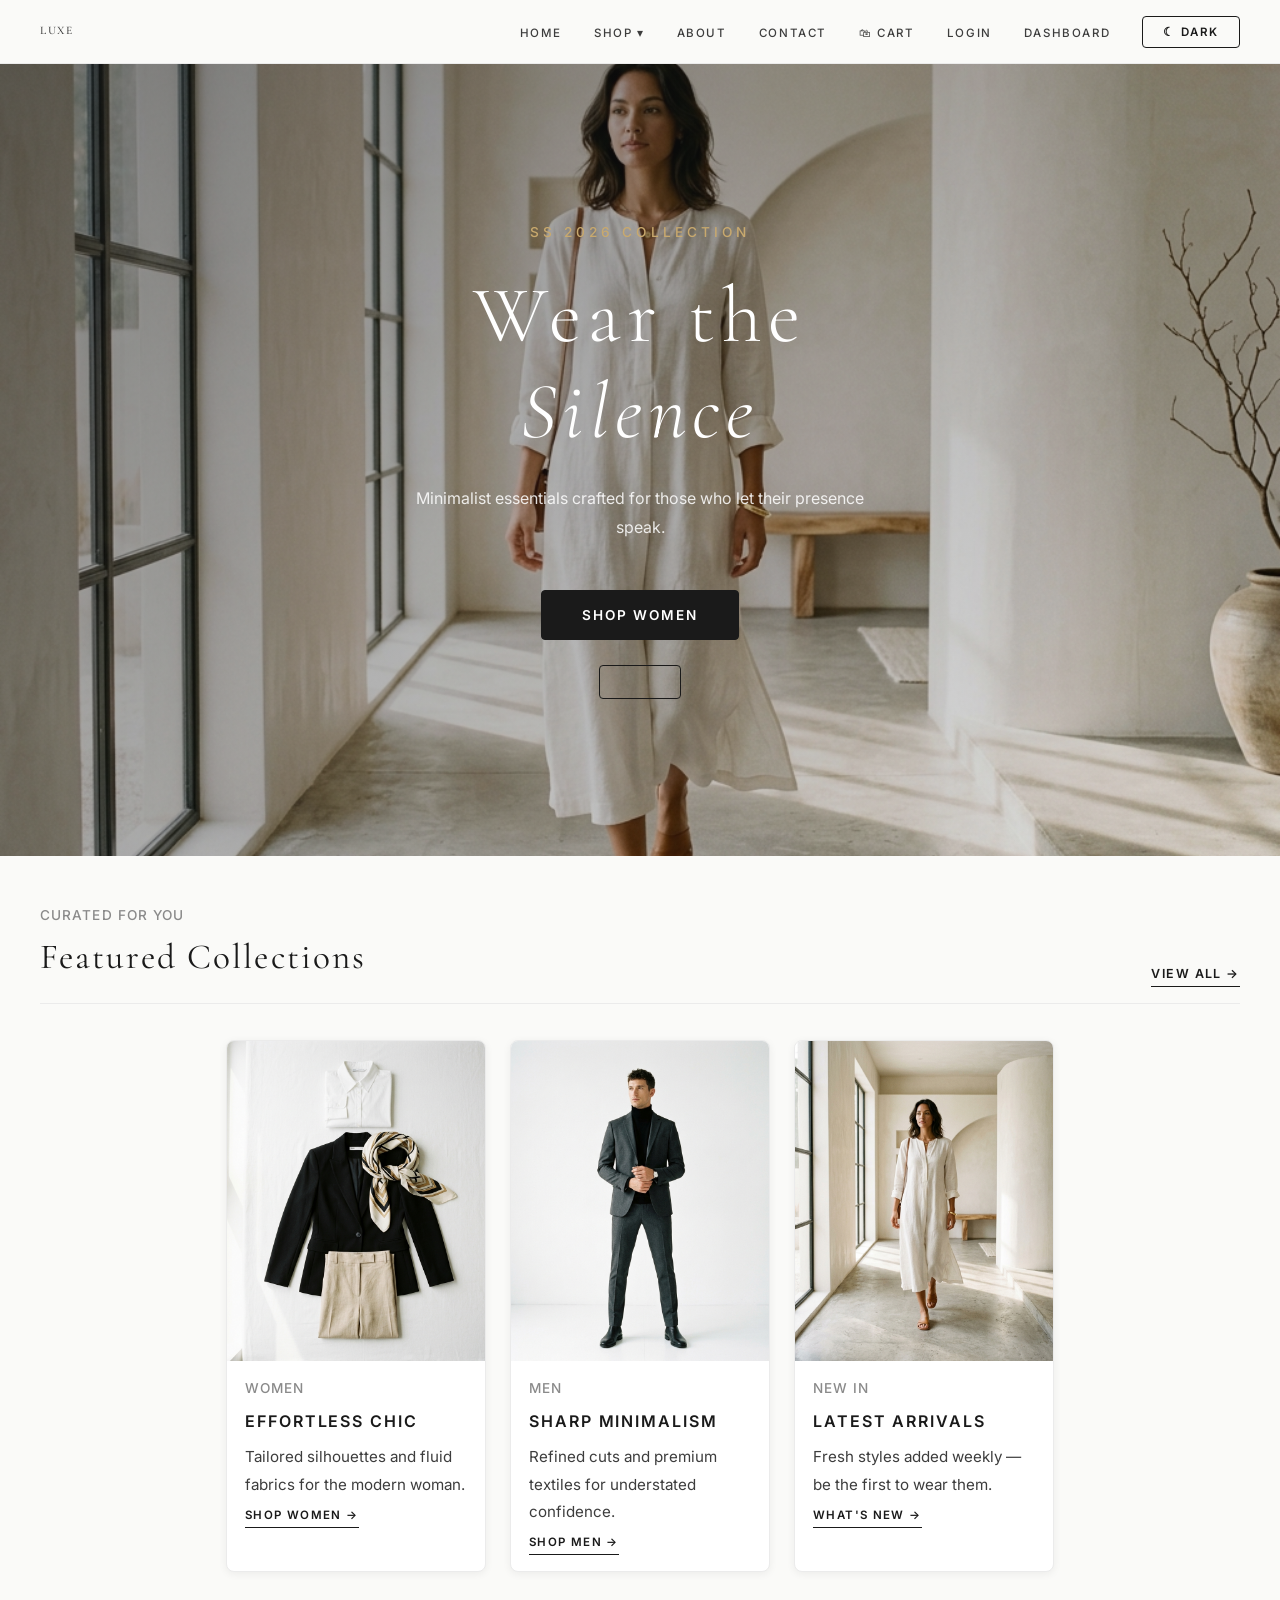
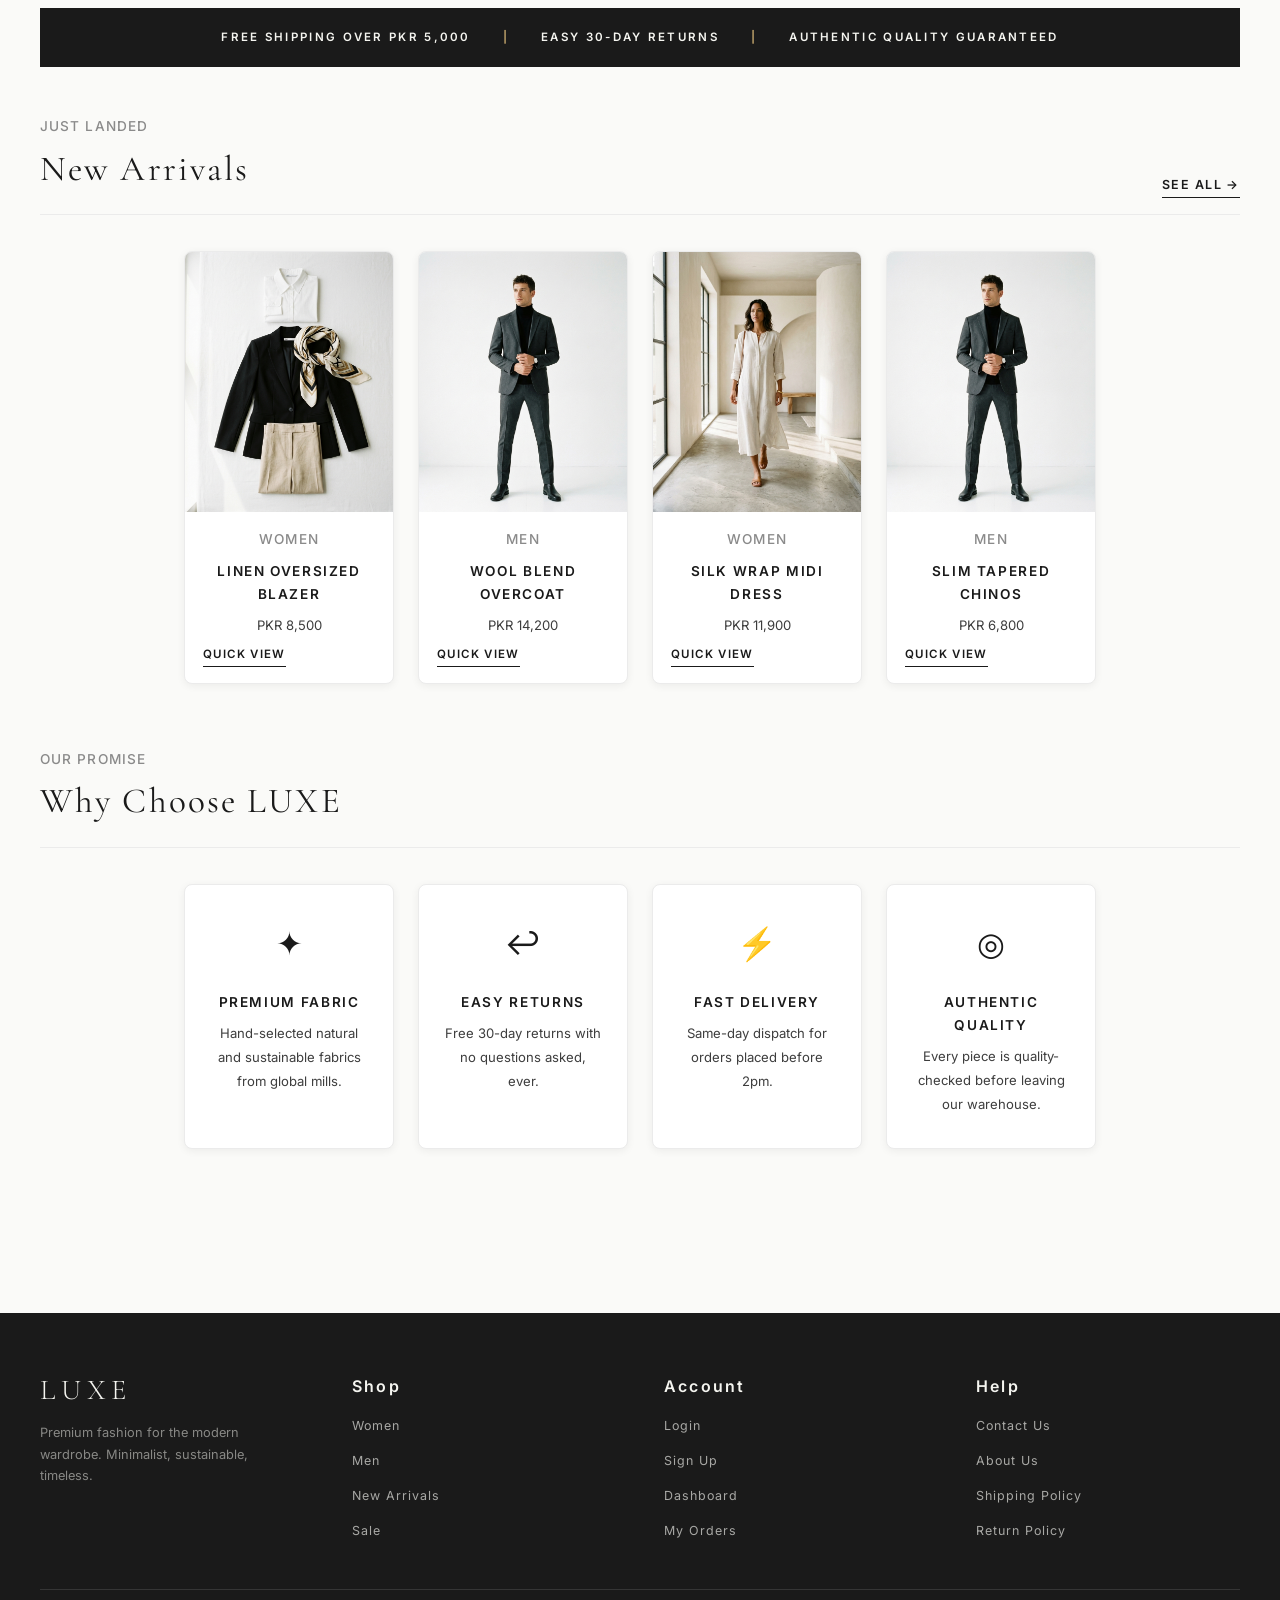
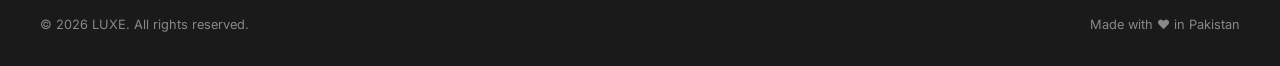
<file: index.html>
<!DOCTYPE html>
<html lang="en" data-theme="light">
<head>
  <meta charset="UTF-8" />
  <meta name="viewport" content="width=device-width, initial-scale=1.0" />
  <meta name="description" content="LUXE — Premium clothing store. Discover the latest collections in women's and men's fashion, curated for the modern wardrobe." />
  <title>LUXE — Premium Fashion Store</title>
  <link rel="stylesheet" href="cssFile/globalStyles.css" />
</head>
<body>

  <!-- ===== NAVBAR ===== -->
  <nav>
    <a href="index.html">LUXE</a>

    <button class="menu-toggle" aria-label="Toggle menu" aria-expanded="false">
      <span></span><span></span><span></span>
    </button>

    <ul>
      <li><a href="index.html">Home</a></li>
      <li class="dropdown">
        <a href="pages/products.html">Shop ▾</a>
        <div class="dropdown-menu">
          <a href="pages/products.html?cat=women">Women</a>
          <a href="pages/products.html?cat=men">Men</a>
          <a href="pages/products.html?cat=new">New Arrivals</a>
          <a href="pages/products.html?cat=sale">Sale</a>
        </div>
      </li>
      <li><a href="pages/services.html">About</a></li>
      <li><a href="pages/contact.html">Contact</a></li>
      <li>
       <a href="pages/cart.html" class="relative">
        🛍 Cart
          <span id="cart-count" class="cart-badge">0</span>
        </a>
      </li>
      <li><a href="pages/login.html">Login</a></li>
      <li><a href="pages/dashboard.html">Dashboard</a></li>
      <li><button id="theme-toggle" class="sm-button border-button">☾ Dark</button></li>
    </ul>
  </nav>

  <!-- ===== HERO ===== -->
  <section class="hero">
    <img src="sources/hero_banner.png" alt="LUXE Spring Collection" />
    <div class="hero-overlay"></div>
    <div class="hero-content">
      <h4 class="gold-text"> SS 2026 COLLECTION </h4>
      <h1>Wear the<br><em>Silence</em></h1>
      <p>Minimalist essentials crafted for those who let their presence speak.</p>
      <div class="flex-center"></div>
        <a href="pages/products.html"><button class="lg-button">Shop Women</button></a>
        <a href="pages/products.html?cat=men"><button class="lg-button border-button white-border"></button>
      </div>
    </div>
  </section>

  <!-- ===== FEATURED COLLECTIONS ===== -->
  <main class="page">

    <div class="section-header">
      <div>
        <h4>Curated for You</h4>
        <h2>Featured Collections</h2>
      </div>
      <a href="pages/products.html" class="link-button">View All →</a>
    </div>

    <div class="card-container">

      <div class="card">
        <img src="sources/collection_women.png" alt="Women's Collection" />
        <div>
          <h4>Women</h4>
          <h3>Effortless Chic</h3>
          <p>Tailored silhouettes and fluid fabrics for the modern woman.</p>
          <a href="pages/products.html?cat=women">Shop Women →</a>
        </div>
      </div>

      <div class="card">
        <img src="sources/collection_men.png" alt="Men's Collection" />
        <div>
          <h4>Men</h4>
          <h3>Sharp Minimalism</h3>
          <p>Refined cuts and premium textiles for understated confidence.</p>
          <a href="pages/products.html?cat=men">Shop Men →</a>
        </div>
      </div>

      <div class="card">
        <img src="sources/hero_banner.png" alt="New Arrivals" class="img-fixed" />
        <div>
          <h4>New In</h4>
          <h3>Latest Arrivals</h3>
          <p>Fresh styles added weekly — be the first to wear them.</p>
          <a href="pages/products.html?cat=new">What's New →</a>
        </div>
      </div>

    </div>

    <!-- ===== BANNER STRIP ===== -->
    <div class="banner-strip">
      <span>FREE SHIPPING OVER PKR 5,000</span>
      <span class="sep">|</span>
      <span>EASY 30-DAY RETURNS</span>
      <span class="sep">|</span>
      <span>AUTHENTIC QUALITY GUARANTEED</span>
    </div>

    <!-- ===== NEW ARRIVALS GRID ===== -->
    <div class="section-header mt-48">
      <div>
        <h4>Just Landed</h4>
        <h2>New Arrivals</h2>
      </div>
      <a href="pages/products.html?cat=new" class="link-button">See All →</a>
    </div>

    <div class="card-container">
      <div class="card small-card center-text">
        <img src="sources/collection_women.png" alt="Linen Blazer" />
        <div>
          <h4>Women</h4>
          <h3>Linen Oversized Blazer</h3>
          <p>PKR 8,500</p>
          <a href="pages/product-detail.html">Quick View</a>
        </div>
      </div>
      <div class="card small-card center-text">
        <img src="sources/collection_men.png" alt="Wool Coat" />
        <div>
          <h4>Men</h4>
          <h3>Wool Blend Overcoat</h3>
          <p>PKR 14,200</p>
          <a href="pages/product-detail.html">Quick View</a>
        </div>
      </div>
      <div class="card small-card center-text">
        <img src="sources/hero_banner.png" alt="Silk Dress" />
        <div>
          <h4>Women</h4>
          <h3>Silk Wrap Midi Dress</h3>
          <p>PKR 11,900</p>
          <a href="pages/product-detail.html">Quick View</a>
        </div>
      </div>
      <div class="card small-card center-text">
        <img src="sources/collection_men.png" alt="Chinos" />
        <div>
          <h4>Men</h4>
          <h3>Slim Tapered Chinos</h3>
          <p>PKR 6,800</p>
          <a href="pages/product-detail.html">Quick View</a>
        </div>
      </div>
    </div>

    <!-- ===== WHY LUXE ===== -->
    <div class="section-header mt-64">
      <div>
        <h4>Our Promise</h4>
        <h2>Why Choose LUXE</h2>
      </div>
    </div>

    <div class="card-container">
      <div class="card small-card center-text">
        <div class="feature-body">
          <div class="icon-big">✦</div>
          <h3>Premium Fabric</h3>
          <p>Hand-selected natural and sustainable fabrics from global mills.</p>
        </div>
      </div>
      <div class="card small-card center-text">
        <div class="feature-body">
          <div class="icon-big">↩</div>
          <h3>Easy Returns</h3>
          <p>Free 30-day returns with no questions asked, ever.</p>
        </div>
      </div>
      <div class="card small-card center-text">
        <div class="feature-body">
          <div class="icon-big">⚡</div>
          <h3>Fast Delivery</h3>
          <p>Same-day dispatch for orders placed before 2pm.</p>
        </div>
      </div>
      <div class="card small-card center-text">
        <div class="feature-body">
          <div class="icon-big">◎</div>
          <h3>Authentic Quality</h3>
          <p>Every piece is quality-checked before leaving our warehouse.</p>
        </div>
      </div>
    </div>

  </main>

  <!-- ===== FOOTER ===== -->
  <footer>
    <div class="footer-container">
      <div>
        <h1>LUXE</h1>
        <p>Premium fashion for the modern wardrobe. Minimalist, sustainable, timeless.</p>
      </div>
      <div>
        <h2>Shop</h2>
        <a href="pages/products.html?cat=women">Women</a>
        <a href="pages/products.html?cat=men">Men</a>
        <a href="pages/products.html?cat=new">New Arrivals</a>
        <a href="pages/products.html?cat=sale">Sale</a>
      </div>
      <div>
        <h2>Account</h2>
        <a href="pages/login.html">Login</a>
        <a href="pages/signup.html">Sign Up</a>
        <a href="pages/dashboard.html">Dashboard</a>
        <a href="pages/orders.html">My Orders</a>
      </div>
      <div>
        <h2>Help</h2>
        <a href="pages/contact.html">Contact Us</a>
        <a href="pages/services.html">About Us</a>
        <a href="#">Shipping Policy</a>
        <a href="#">Return Policy</a>
      </div>
    </div>
    <div class="footer-bottom">
      <p>© 2026 LUXE. All rights reserved.</p>
      <p>Made with ♥ in Pakistan</p>
    </div>
  </footer>

  <script src="jsFile/jsFunctions.js"></script>
</body>
</html>
</file>
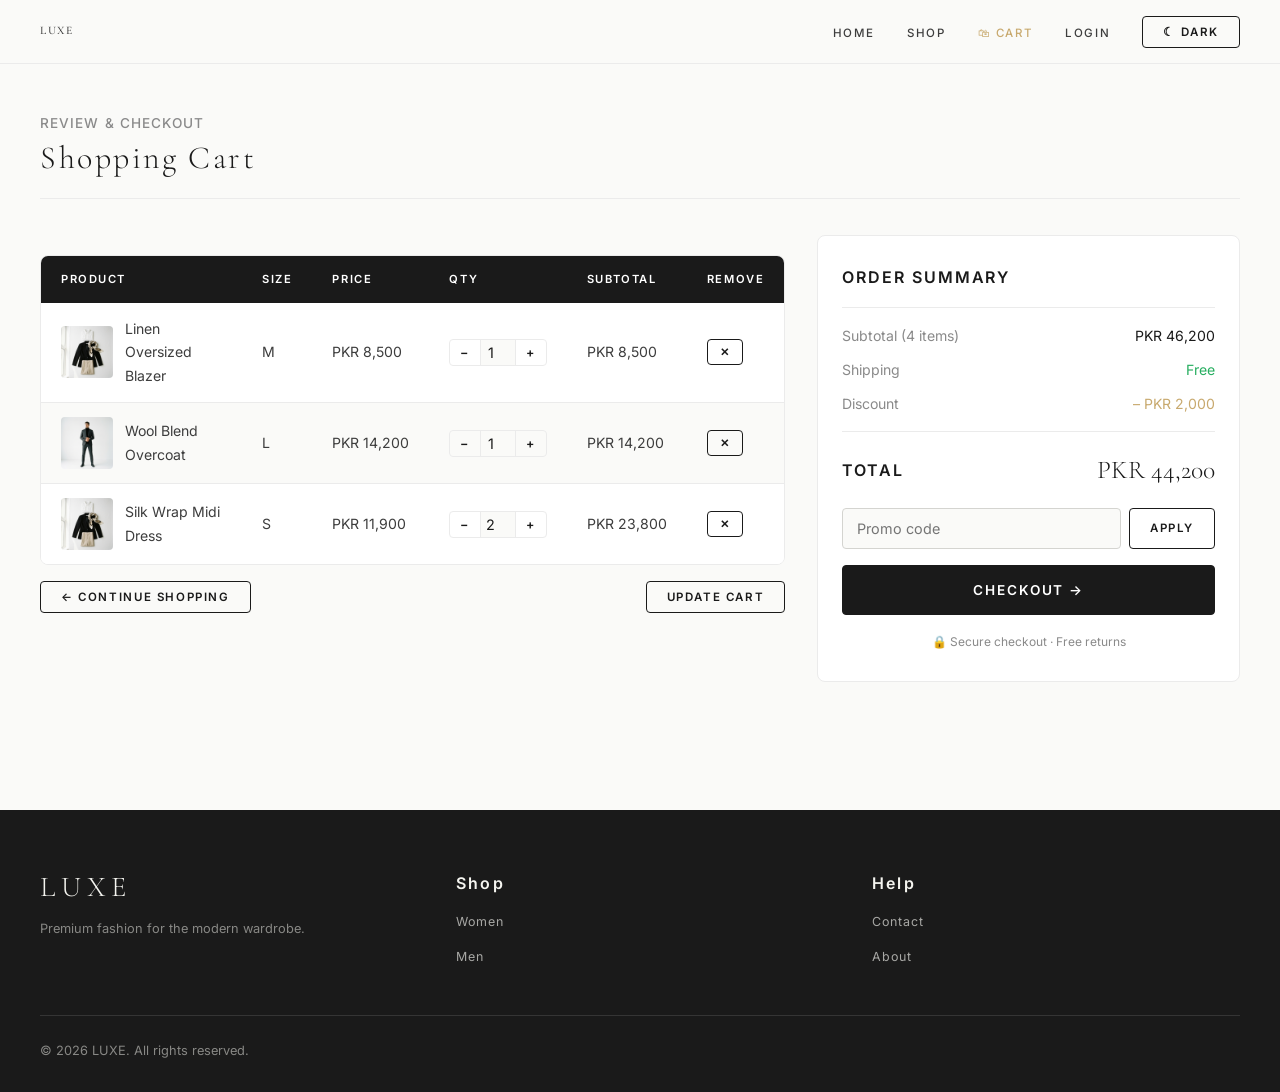
<file: pages/cart.html>
<!DOCTYPE html>
<html lang="en" data-theme="light">
<head>
  <meta charset="UTF-8" />
  <meta name="viewport" content="width=device-width, initial-scale=1.0" />
  <meta name="description" content="Your LUXE shopping cart — review items before checkout." />
  <title>Shopping Cart — LUXE</title>
  <link rel="stylesheet" href="../cssFile/globalStyles.css" />
</head>
<body>

  <nav>
    <a href="../index.html">LUXE</a>
    <button class="menu-toggle" aria-label="Toggle menu" aria-expanded="false">
      <span></span><span></span><span></span>
    </button>
    <ul>
      <li><a href="../index.html">Home</a></li>
      <li><a href="products.html">Shop</a></li>
      <li><a href="cart.html" class="nav-active">🛍 Cart <span id="cart-count" class="cart-badge">0</span></a></li>
      <li><a href="login.html">Login</a></li>
      <li><button id="theme-toggle" class="sm-button border-button">☾ Dark</button></li>
    </ul>
  </nav>

  <main class="page">

    <div class="page-header">
      <h4>Review &amp; Checkout</h4>
      <h1>Shopping Cart</h1>
    </div>

    <div class="split-layout">

      <!-- CART TABLE -->
      <div class="col-flex-2">
        <div class="table-container">
          <table class="cart-table">
            <thead>
              <tr>
                <th>Product</th>
                <th>Size</th>
                <th>Price</th>
                <th>Qty</th>
                <th>Subtotal</th>
                <th>Remove</th>
              </tr>
            </thead>
            <tbody id="cart-table-body">
              <tr>
                <td>
                  <div class="cart-product-cell">
                    <img src="../sources/collection_women.png" alt="Blazer" />
                    <span>Linen Oversized Blazer</span>
                  </div>
                </td>
                <td>M</td>
                <td>PKR 8,500</td>
                <td>
                  <div class="qty-control">
                    <button class="qty-minus border-button">−</button>
                    <input class="qty-input" type="number" value="1" min="1" />
                    <button class="qty-plus border-button">+</button>
                  </div>
                </td>
                <td>PKR 8,500</td>
                <td><button class="tiny-button border-button btn-remove" onclick="removeRow(this)">✕</button></td>
              </tr>
              <tr>
                <td>
                  <div class="cart-product-cell">
                    <img src="../sources/collection_men.png" alt="Overcoat" />
                    <span>Wool Blend Overcoat</span>
                  </div>
                </td>
                <td>L</td>
                <td>PKR 14,200</td>
                <td>
                  <div class="qty-control">
                    <button class="qty-minus border-button">−</button>
                    <input class="qty-input" type="number" value="1" min="1" />
                    <button class="qty-plus border-button">+</button>
                  </div>
                </td>
                <td>PKR 14,200</td>
                <td><button class="tiny-button border-button btn-remove" onclick="removeRow(this)">✕</button></td>
              </tr>
              <tr>
                <td>
                  <div class="cart-product-cell">
                    <img src="../sources/collection_women.png" alt="Dress" />
                    <span>Silk Wrap Midi Dress</span>
                  </div>
                </td>
                <td>S</td>
                <td>PKR 11,900</td>
                <td>
                  <div class="qty-control">
                    <button class="qty-minus border-button">−</button>
                    <input class="qty-input" type="number" value="2" min="1" />
                    <button class="qty-plus border-button">+</button>
                  </div>
                </td>
                <td>PKR 23,800</td>
                <td><button class="tiny-button border-button btn-remove" onclick="removeRow(this)">✕</button></td>
              </tr>
            </tbody>
          </table>
        </div>

        <div class="cart-actions">
          <a href="products.html"><button class="border-button sm-button">← Continue Shopping</button></a>
          <button class="border-button sm-button" onclick="showToast('Cart updated')">Update Cart</button>
        </div>
      </div>

      <!-- ORDER SUMMARY -->
      <div class="order-summary">
        <h3>Order Summary</h3>
        <div class="divider"></div>

        <div class="summary-rows">
          <div class="summary-row">
            <span class="summary-label">Subtotal (4 items)</span>
            <span>PKR 46,200</span>
          </div>
          <div class="summary-row">
            <span class="summary-label">Shipping</span>
            <span class="text-green">Free</span>
          </div>
          <div class="summary-row">
            <span class="summary-label">Discount</span>
            <span class="text-gold-val">– PKR 2,000</span>
          </div>
        </div>

        <div class="divider"></div>
        <div class="summary-total">
          <h3>Total</h3>
          <span class="price-display">PKR 44,200</span>
        </div>

        <!-- PROMO CODE -->
        <div class="promo-row">
          <input type="text" id="promo-input" placeholder="Promo code" />
          <button class="sm-button border-button" onclick="applyPromo()">Apply</button>
        </div>

        <button class="lg-button btn-full" onclick="showToast('Proceeding to checkout…')">
          Checkout →
        </button>

        <p class="secure-note">🔒 Secure checkout · Free returns</p>
      </div>

    </div>

  </main>

  <footer>
    <div class="footer-container">
      <div><h1>LUXE</h1><p>Premium fashion for the modern wardrobe.</p></div>
      <div><h2>Shop</h2><a href="products.html?cat=women">Women</a><a href="products.html?cat=men">Men</a></div>
      <div><h2>Help</h2><a href="contact.html">Contact</a><a href="services.html">About</a></div>
    </div>
    <div class="footer-bottom"><p>© 2026 LUXE. All rights reserved.</p></div>
  </footer>

  <script src="../jsFile/jsFunctions.js"></script>
  <script>
    function removeRow(btn) {
      btn.closest('tr').style.opacity = '0';
      btn.closest('tr').style.transition = 'opacity 0.3s';
      setTimeout(() => btn.closest('tr').remove(), 300);
      showToast('Item removed from cart');
    }
    function applyPromo() {
      const code = document.getElementById('promo-input').value.trim().toUpperCase();
      if (code === 'LUXE10') showToast('Promo code applied! 10% off.');
      else showToast('Invalid promo code.', 'error');
    }
  </script>
</body>
</html>
</file>
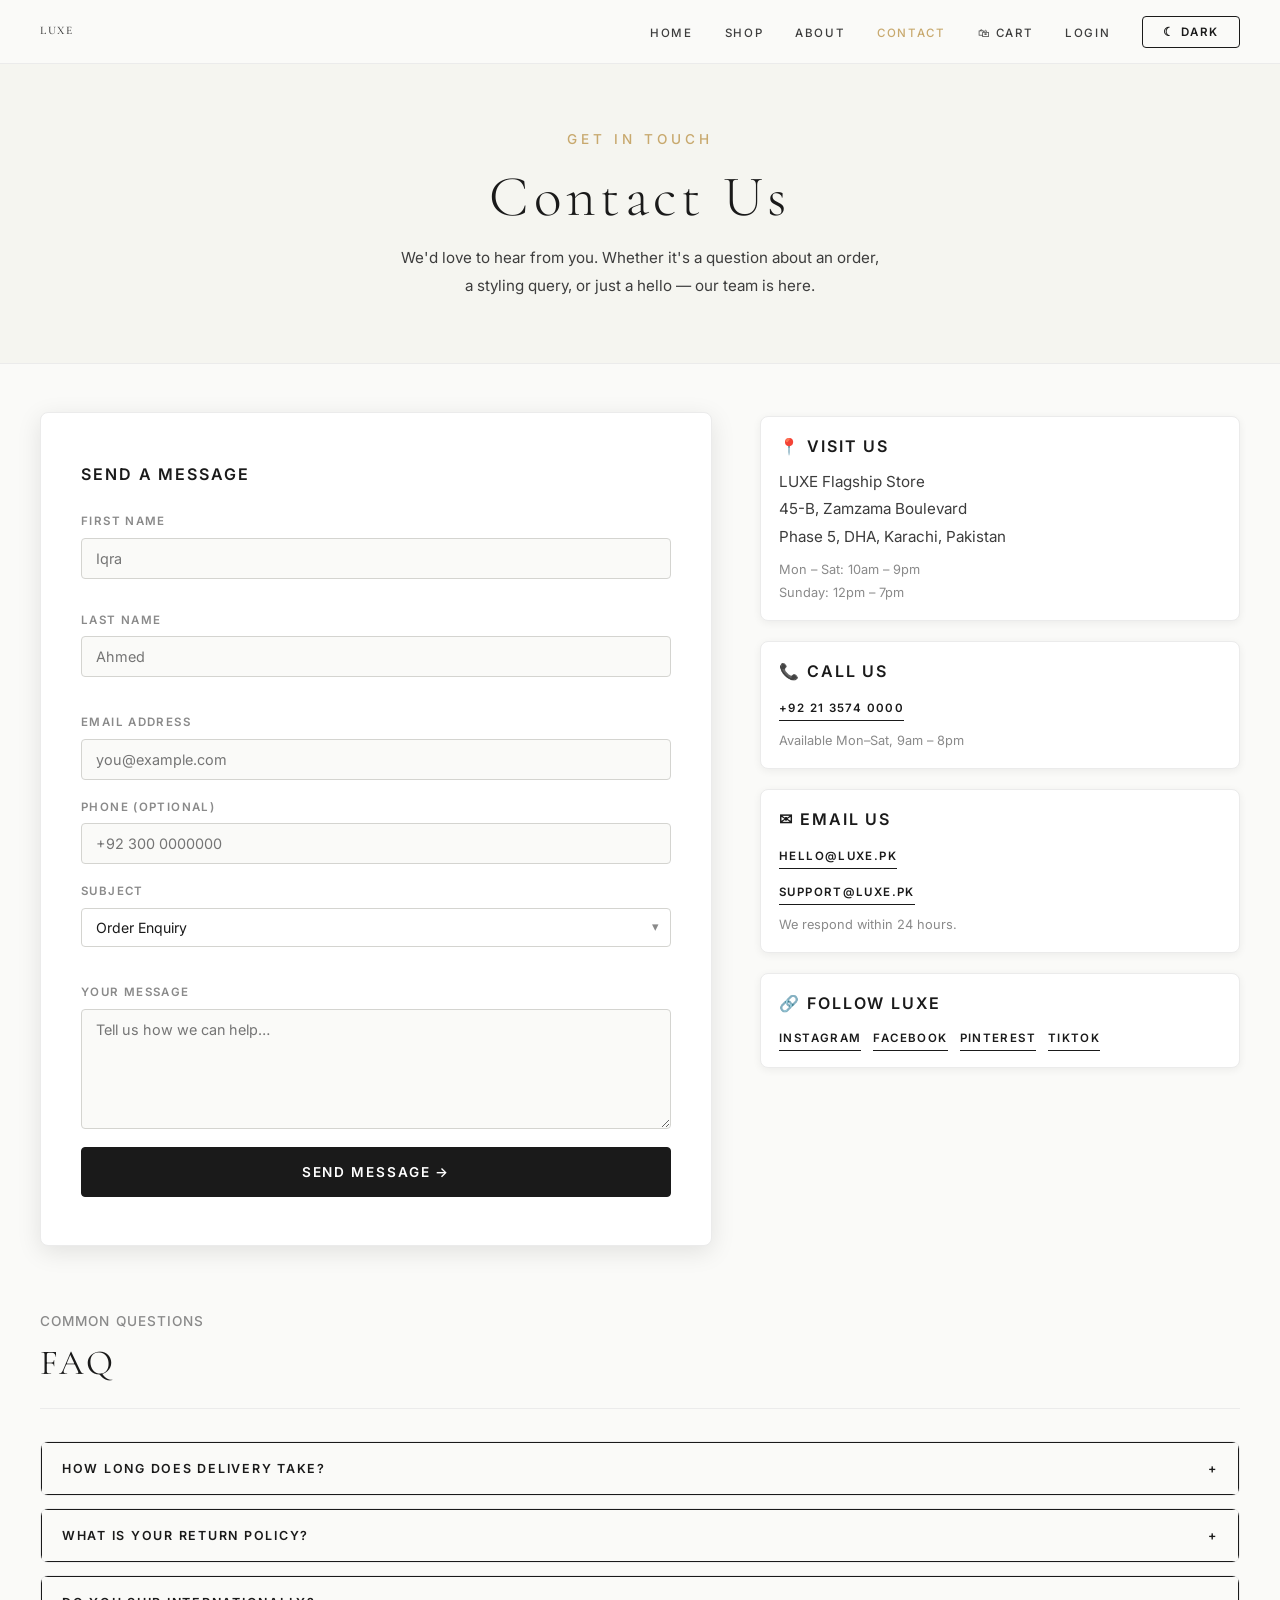
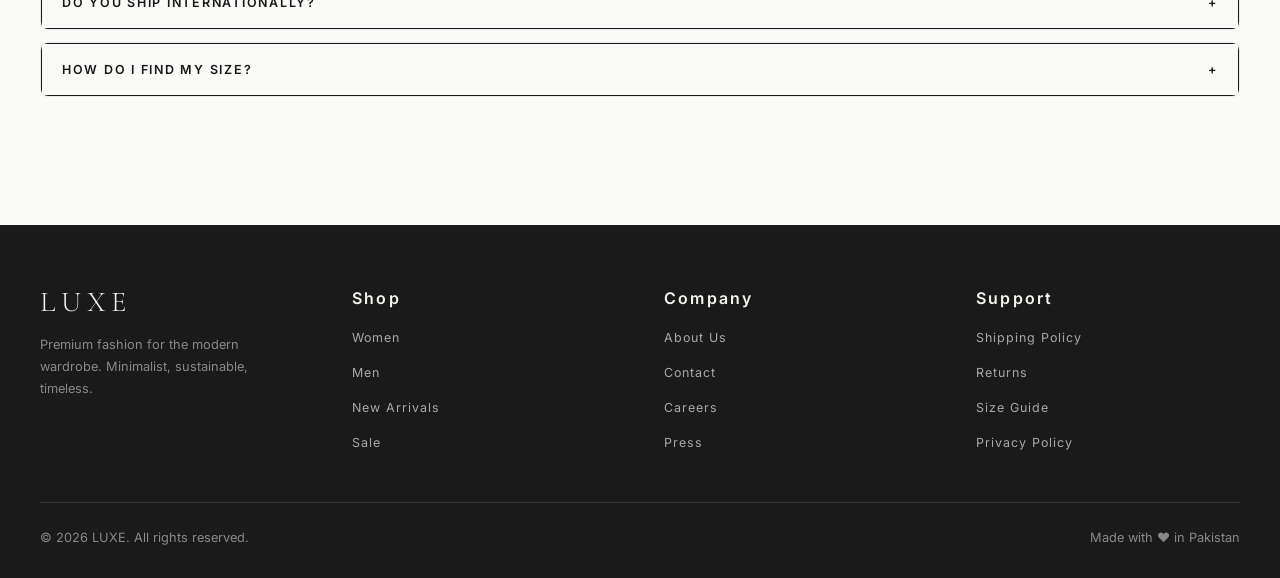
<file: pages/contact.html>
<!DOCTYPE html>
<html lang="en" data-theme="light">
<head>
  <meta charset="UTF-8" />
  <meta name="viewport" content="width=device-width, initial-scale=1.0" />
  <meta name="description" content="Contact LUXE — reach our support team, visit our store, or send us a message." />
  <title>Contact Us — LUXE</title>
  <link rel="stylesheet" href="../cssFile/globalStyles.css" />
</head>
<body>

  <nav>
    <a href="../index.html">LUXE</a>
    <button class="menu-toggle" aria-label="Toggle menu" aria-expanded="false">
      <span></span><span></span><span></span>
    </button>
    <ul>
      <li><a href="../index.html">Home</a></li>
      <li><a href="products.html">Shop</a></li>
      <li><a href="services.html">About</a></li>
      <li><a href="contact.html" class="nav-active">Contact</a></li>
      <li><a href="cart.html">🛍 Cart <span id="cart-count" class="cart-badge">0</span></a></li>
      <li><a href="login.html">Login</a></li>
      <li><button id="theme-toggle" class="sm-button border-button">☾ Dark</button></li>
    </ul>
  </nav>

  <!-- PAGE HEADER -->
  <div class="page-hero-banner">
    <h4>GET IN TOUCH</h4>
    <h1>Contact Us</h1>
    <p>We'd love to hear from you. Whether it's a question about an order, a styling query, or just a hello — our team is here.</p>
  </div>

  <main class="page">

    <div class="split-layout-wide">

      <!-- CONTACT FORM -->
      <div class="form-col">
        <div class="form-container form-container-flush">
          <h3 class="form-section-title">Send a Message</h3>
          <form id="contact-form" onsubmit="handleContact(event)">
            <div class="form-row">
              <div class="form-row-col">
                <label for="c-fname">First Name</label>
                <input type="text" id="c-fname" placeholder="Iqra" required />
              </div>
              <div class="form-row-col">
                <label for="c-lname">Last Name</label>
                <input type="text" id="c-lname" placeholder="Ahmed" required />
              </div>
            </div>
            <div>
              <label for="c-email">Email Address</label>
              <input type="email" id="c-email" placeholder="you@example.com" required />
            </div>
            <div>
              <label for="c-phone">Phone (optional)</label>
              <input type="tel" id="c-phone" placeholder="+92 300 0000000" />
            </div>
            <div>
              <label for="c-subject">Subject</label>
              <div class="select-container">
                <select id="c-subject">
                  <option>Order Enquiry</option>
                  <option>Return / Refund</option>
                  <option>Product Question</option>
                  <option>Styling Advice</option>
                  <option>Partnership / Press</option>
                  <option>Other</option>
                </select>
              </div>
            </div>
            <div>
              <label for="c-message">Your Message</label>
              <textarea id="c-message" placeholder="Tell us how we can help…" rows="5" required></textarea>
            </div>
            <button type="submit" class="lg-button btn-full">Send Message →</button>
          </form>
        </div>
      </div>

      <!-- CONTACT INFO CARDS -->
      <div class="info-cards-col">

        <div class="card card-full">
          <div class="card-inner-pad">
            <h3>📍 Visit Us</h3>
            <p>LUXE Flagship Store<br />
               45-B, Zamzama Boulevard<br />
               Phase 5, DHA, Karachi, Pakistan</p>
            <p class="text-muted-sm">Mon – Sat: 10am – 9pm<br />Sunday: 12pm – 7pm</p>
          </div>
        </div>

        <div class="card card-full">
          <div class="card-inner-pad">
            <h3>📞 Call Us</h3>
            <p><a href="tel:+922135740000" class="text-gold-link">+92 21 3574 0000</a></p>
            <p class="text-muted-sm">Available Mon–Sat, 9am – 8pm</p>
          </div>
        </div>

        <div class="card card-full">
          <div class="card-inner-pad">
            <h3>✉ Email Us</h3>
            <p><a href="mailto:hello@luxe.pk" class="text-gold-link">hello@luxe.pk</a></p>
            <p><a href="mailto:support@luxe.pk" class="text-muted-link">support@luxe.pk</a></p>
            <p class="text-muted-sm">We respond within 24 hours.</p>
          </div>
        </div>

        <div class="card card-full">
          <div class="card-inner-pad">
            <h3>🔗 Follow LUXE</h3>
            <div class="social-links">
              <a href="#" class="social-link">Instagram</a>
              <a href="#" class="social-link">Facebook</a>
              <a href="#" class="social-link">Pinterest</a>
              <a href="#" class="social-link">TikTok</a>
            </div>
          </div>
        </div>

      </div>
    </div>

    <!-- FAQ STRIP -->
    <div class="section-header section-header-mt">
      <div><h4>Common Questions</h4><h2>FAQ</h2></div>
    </div>

    <div class="faq-list" id="faq-list">

      <div class="faq-item">
        <button class="border-button faq-btn" onclick="toggleFaq(this)">
          <span>How long does delivery take?</span> <span>+</span>
        </button>
        <div class="faq-body">
          <p>Standard delivery takes 2–4 business days nationwide. Express next-day delivery is available for Karachi, Lahore, and Islamabad.</p>
        </div>
      </div>

      <div class="faq-item">
        <button class="border-button faq-btn" onclick="toggleFaq(this)">
          <span>What is your return policy?</span> <span>+</span>
        </button>
        <div class="faq-body">
          <p>We accept returns within 30 days of delivery. Items must be unworn, unwashed, and in original packaging. Refunds are processed within 5–7 business days.</p>
        </div>
      </div>

      <div class="faq-item">
        <button class="border-button faq-btn" onclick="toggleFaq(this)">
          <span>Do you ship internationally?</span> <span>+</span>
        </button>
        <div class="faq-body">
          <p>Currently we ship to Pakistan only. International shipping to UAE, UK and USA is coming in Q3 2026. Sign up to our newsletter to be notified.</p>
        </div>
      </div>

      <div class="faq-item">
        <button class="border-button faq-btn" onclick="toggleFaq(this)">
          <span>How do I find my size?</span> <span>+</span>
        </button>
        <div class="faq-body">
          <p>Each product page includes a detailed size guide. Our pieces tend to run true to size. If you're between sizes, we recommend sizing up for an oversized fit or sizing down for a tailored look.</p>
        </div>
      </div>

    </div>

  </main>

  <footer>
    <div class="footer-container">
      <div><h1>LUXE</h1><p>Premium fashion for the modern wardrobe. Minimalist, sustainable, timeless.</p></div>
      <div>
        <h2>Shop</h2>
        <a href="products.html?cat=women">Women</a>
        <a href="products.html?cat=men">Men</a>
        <a href="products.html?cat=new">New Arrivals</a>
        <a href="products.html?cat=sale">Sale</a>
      </div>
      <div>
        <h2>Company</h2>
        <a href="services.html">About Us</a>
        <a href="contact.html">Contact</a>
        <a href="#">Careers</a>
        <a href="#">Press</a>
      </div>
      <div>
        <h2>Support</h2>
        <a href="#">Shipping Policy</a>
        <a href="#">Returns</a>
        <a href="#">Size Guide</a>
        <a href="#">Privacy Policy</a>
      </div>
    </div>
    <div class="footer-bottom">
      <p>© 2026 LUXE. All rights reserved.</p>
      <p>Made with ♥ in Pakistan</p>
    </div>
  </footer>

  <script src="../jsFile/jsFunctions.js"></script>
  <script>
    function handleContact(e) {
      e.preventDefault();
      if (!validateRequired('contact-form')) return;
      showToast('Message sent! We\'ll reply within 24 hours. ✓');
      e.target.reset();
    }

    function toggleFaq(btn) {
      const body   = btn.nextElementSibling;
      const icon   = btn.querySelector('span:last-child');
      const isOpen = body.style.display !== 'none';
      body.style.display = isOpen ? 'none' : 'block';
      icon.textContent   = isOpen ? '+' : '−';
    }
  </script>
</body>
</html>
</file>
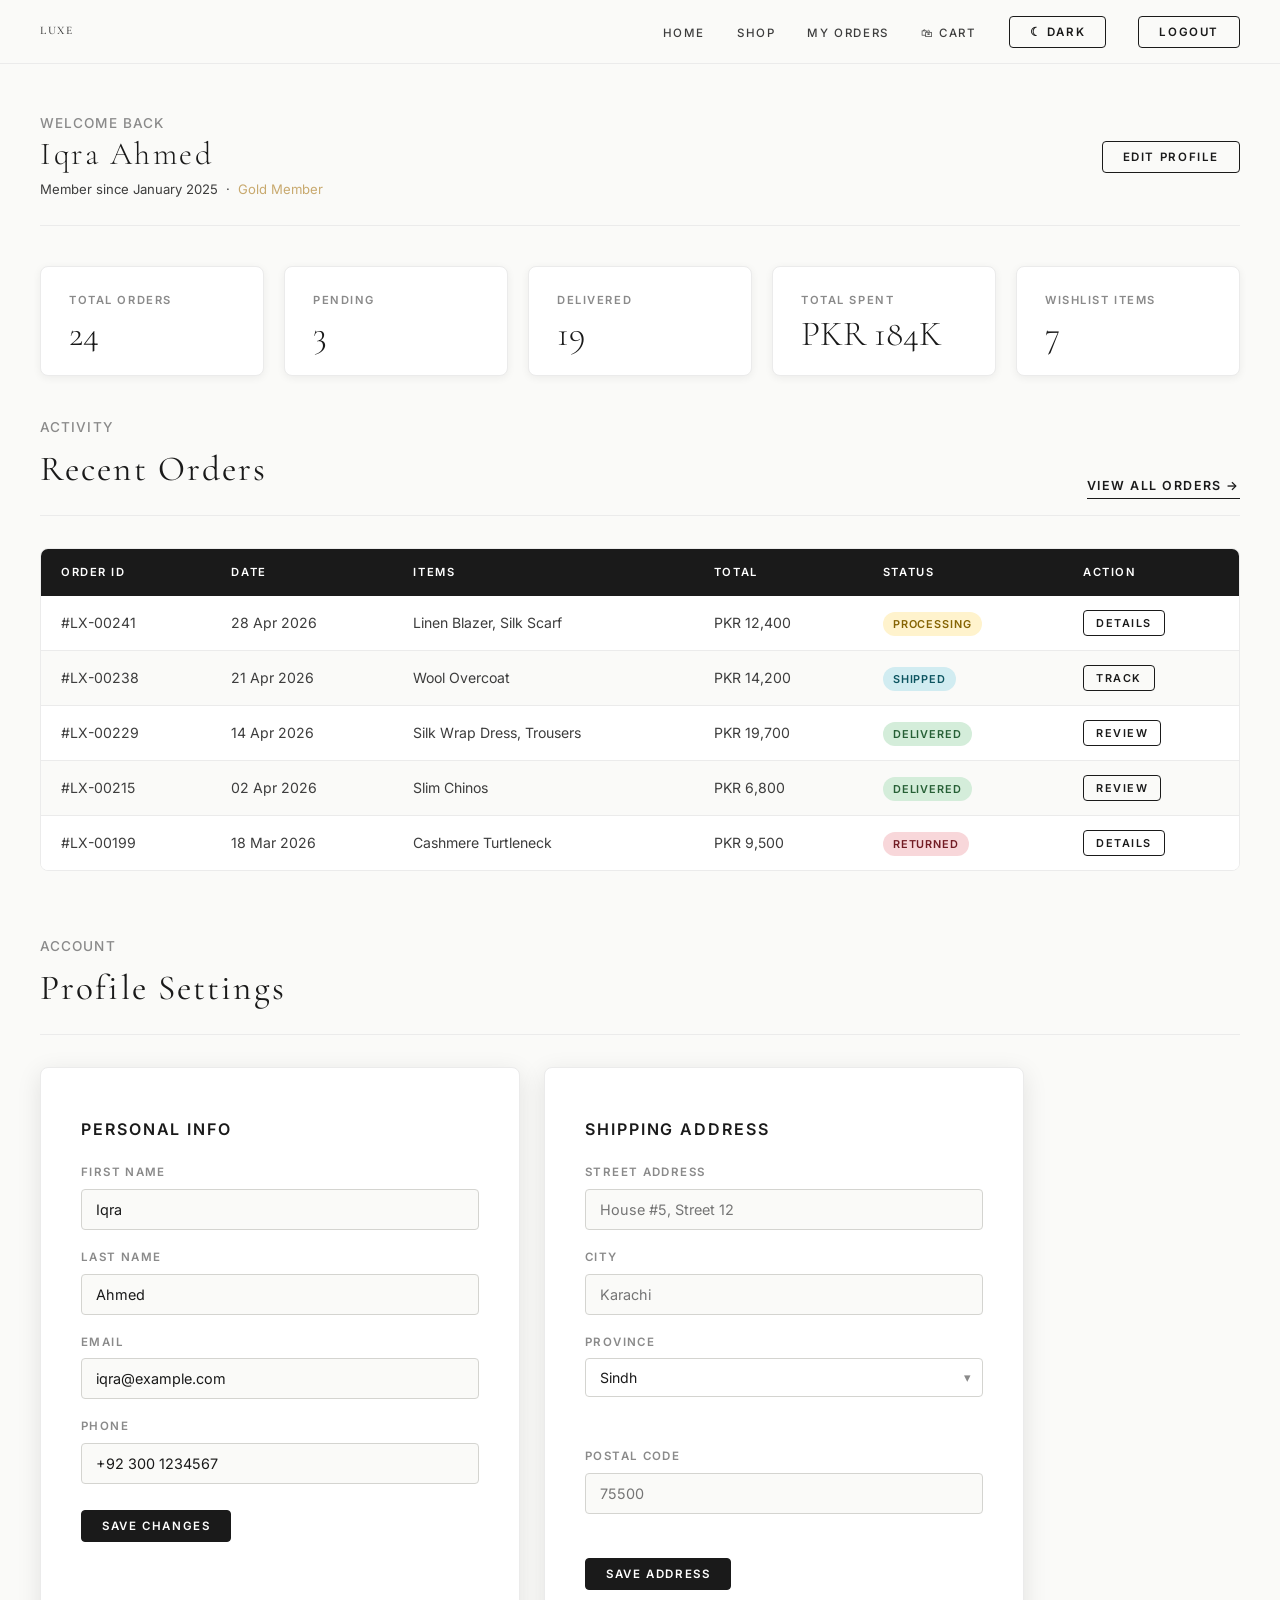
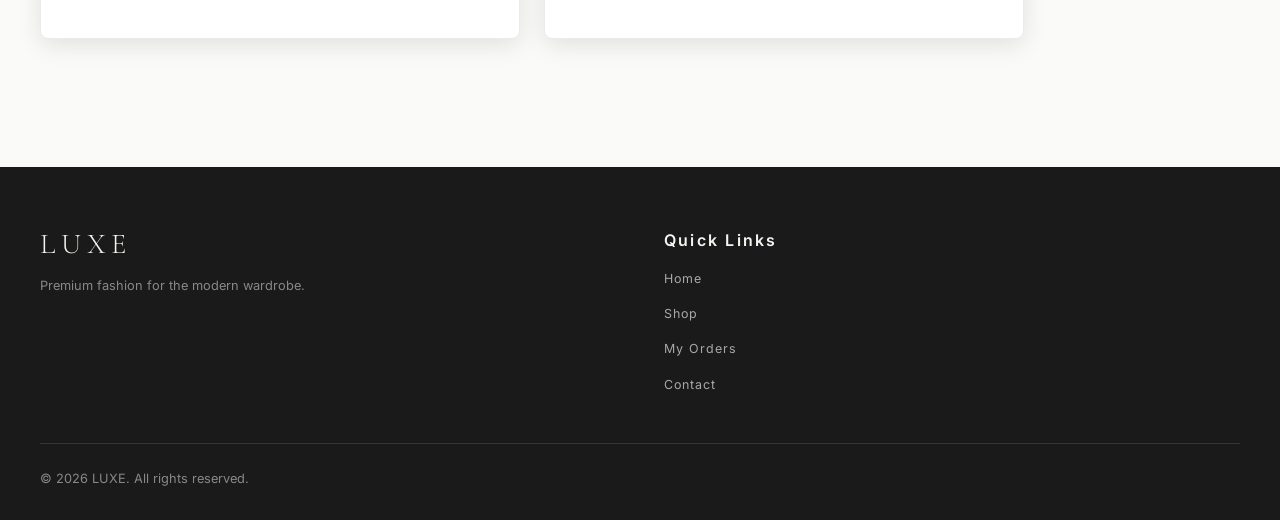
<file: pages/dashboard.html>
<!DOCTYPE html>
<html lang="en" data-theme="light">
<head>
  <meta charset="UTF-8" />
  <meta name="viewport" content="width=device-width, initial-scale=1.0" />
  <meta name="description" content="Your LUXE dashboard — manage orders, profile, and account settings." />
  <title>Dashboard — LUXE</title>
  <link rel="stylesheet" href="../cssFile/globalStyles.css" />
</head>
<body>

  <!-- NAVBAR -->
  <nav>
    <a href="../index.html">LUXE</a>
    <button class="menu-toggle" aria-label="Toggle menu" aria-expanded="false">
      <span></span><span></span><span></span>
    </button>
    <ul>
      <li><a href="../index.html">Home</a></li>
      <li><a href="products.html">Shop</a></li>
      <li><a href="orders.html">My Orders</a></li>
      <li><a href="cart.html">🛍 Cart <span id="cart-count" class="cart-badge">0</span></a></li>
      <li><button id="theme-toggle" class="sm-button border-button">☾ Dark</button></li>
      <li><button class="sm-button border-button" onclick="showToast('Logged out')">Logout</button></li>
    </ul>
  </nav>

  <main class="page">

    <!-- WELCOME BAR -->
    <div class="welcome-bar">
      <div>
        <h4>Welcome back</h4>
        <h1>Iqra Ahmed</h1>
        <p class="member-note">Member since January 2025 &nbsp;·&nbsp; <span class="gold">Gold Member</span></p>
      </div>
      <a href="#profile-section"><button class="border-button sm-button">Edit Profile</button></a>
    </div>

    <!-- STATS -->
    <div class="stats-bar">
      <div class="stat-card">
        <span>Total Orders</span>
        <span>24</span>
      </div>
      <div class="stat-card">
        <span>Pending</span>
        <span>3</span>
      </div>
      <div class="stat-card">
        <span>Delivered</span>
        <span>19</span>
      </div>
      <div class="stat-card">
        <span>Total Spent</span>
        <span class="stat-value-lg">PKR 184K</span>
      </div>
      <div class="stat-card">
        <span>Wishlist Items</span>
        <span>7</span>
      </div>
    </div>

    <!-- RECENT ORDERS TABLE -->
    <div class="section-header">
      <div>
        <h4>Activity</h4>
        <h2>Recent Orders</h2>
      </div>
      <a href="orders.html" class="link-button">View All Orders →</a>
    </div>

    <div class="table-container">
      <table class="dashboard-table">
        <thead>
          <tr>
            <th>Order ID</th>
            <th>Date</th>
            <th>Items</th>
            <th>Total</th>
            <th>Status</th>
            <th>Action</th>
          </tr>
        </thead>
        <tbody>
          <tr>
            <td>#LX-00241</td>
            <td>28 Apr 2026</td>
            <td>Linen Blazer, Silk Scarf</td>
            <td>PKR 12,400</td>
            <td><span class="badge badge-warning">Processing</span></td>
            <td><a href="orders.html"><button class="tiny-button border-button">Details</button></a></td>
          </tr>
          <tr>
            <td>#LX-00238</td>
            <td>21 Apr 2026</td>
            <td>Wool Overcoat</td>
            <td>PKR 14,200</td>
            <td><span class="badge badge-info">Shipped</span></td>
            <td><a href="orders.html"><button class="tiny-button border-button">Track</button></a></td>
          </tr>
          <tr>
            <td>#LX-00229</td>
            <td>14 Apr 2026</td>
            <td>Silk Wrap Dress, Trousers</td>
            <td>PKR 19,700</td>
            <td><span class="badge badge-success">Delivered</span></td>
            <td><a href="orders.html"><button class="tiny-button border-button">Review</button></a></td>
          </tr>
          <tr>
            <td>#LX-00215</td>
            <td>02 Apr 2026</td>
            <td>Slim Chinos</td>
            <td>PKR 6,800</td>
            <td><span class="badge badge-success">Delivered</span></td>
            <td><a href="orders.html"><button class="tiny-button border-button">Review</button></a></td>
          </tr>
          <tr>
            <td>#LX-00199</td>
            <td>18 Mar 2026</td>
            <td>Cashmere Turtleneck</td>
            <td>PKR 9,500</td>
            <td><span class="badge badge-danger">Returned</span></td>
            <td><a href="orders.html"><button class="tiny-button border-button">Details</button></a></td>
          </tr>
        </tbody>
      </table>
    </div>

    <!-- PROFILE SECTION -->
    <div id="profile-section" class="section-header profile-section-header">
      <div>
        <h4>Account</h4>
        <h2>Profile Settings</h2>
      </div>
    </div>

    <div class="profile-forms">
      <div class="form-container profile-form-card">
        <h3 class="profile-form-title">Personal Info</h3>
        <form id="profile-form" onsubmit="saveProfile(event)">
          <div>
            <label for="p-fname">First Name</label>
            <input type="text" id="p-fname" value="Iqra" required />
          </div>
          <div>
            <label for="p-lname">Last Name</label>
            <input type="text" id="p-lname" value="Ahmed" required />
          </div>
          <div>
            <label for="p-email">Email</label>
            <input type="email" id="p-email" value="iqra@example.com" required />
          </div>
          <div>
            <label for="p-phone">Phone</label>
            <input type="tel" id="p-phone" value="+92 300 1234567" />
          </div>
          <button type="submit" class="sm-button btn-save">Save Changes</button>
        </form>
      </div>

      <div class="form-container profile-form-card">
        <h3 class="profile-form-title">Shipping Address</h3>
        <form id="address-form" onsubmit="saveProfile(event)">
          <div>
            <label for="addr-line">Street Address</label>
            <input type="text" id="addr-line" placeholder="House #5, Street 12" />
          </div>
          <div>
            <label for="addr-city">City</label>
            <input type="text" id="addr-city" placeholder="Karachi" />
          </div>
          <div class="addr-row">
            <div class="addr-col">
              <label for="addr-province">Province</label>
              <div class="select-container">
                <select id="addr-province">
                  <option>Sindh</option>
                  <option>Punjab</option>
                  <option>KPK</option>
                  <option>Balochistan</option>
                </select>
              </div>
            </div>
            <div class="addr-col">
              <label for="addr-zip">Postal Code</label>
              <input type="text" id="addr-zip" placeholder="75500" />
            </div>
          </div>
          <button type="submit" class="sm-button btn-save">Save Address</button>
        </form>
      </div>
    </div>

  </main>

  <!-- FOOTER -->
  <footer>
    <div class="footer-container">
      <div><h1>LUXE</h1><p>Premium fashion for the modern wardrobe.</p></div>
      <div>
        <h2>Quick Links</h2>
        <a href="../index.html">Home</a>
        <a href="products.html">Shop</a>
        <a href="orders.html">My Orders</a>
        <a href="contact.html">Contact</a>
      </div>
    </div>
    <div class="footer-bottom">
      <p>© 2026 LUXE. All rights reserved.</p>
    </div>
  </footer>

  <script src="../jsFile/jsFunctions.js"></script>
  <script>
    function saveProfile(e) {
      e.preventDefault();
      showToast('Changes saved successfully!');
    }
  </script>
</body>
</html>
</file>
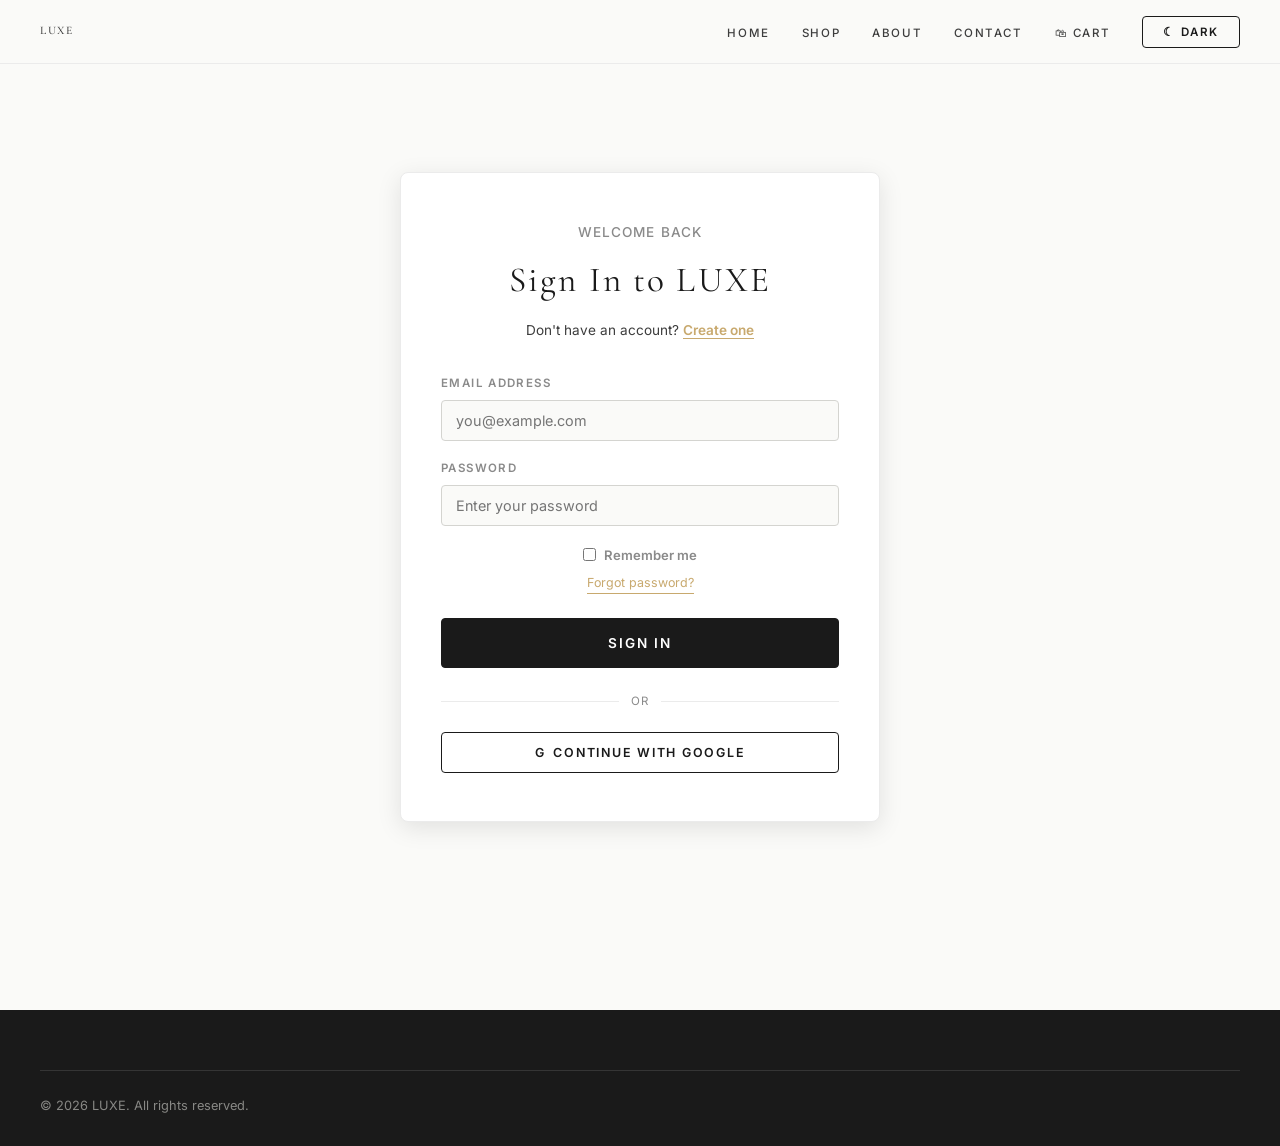
<file: pages/login.html>
<!DOCTYPE html>
<html lang="en" data-theme="light">
<head>
  <meta charset="UTF-8" />
  <meta name="viewport" content="width=device-width, initial-scale=1.0" />
  <meta name="description" content="Login to your LUXE account to access your orders, wishlist and profile." />
  <title>Login — LUXE</title>
  <link rel="stylesheet" href="../cssFile/globalStyles.css" />
</head>
<body>

  <nav>
    <a href="../index.html">LUXE</a>
    <button class="menu-toggle" aria-label="Toggle menu" aria-expanded="false">
      <span></span><span></span><span></span>
    </button>
    <ul>
      <li><a href="../index.html">Home</a></li>
      <li><a href="products.html">Shop</a></li>
      <li><a href="services.html">About</a></li>
      <li><a href="contact.html">Contact</a></li>
      <li><a href="cart.html">🛍 Cart <span id="cart-count" class="cart-badge">0</span></a></li>
      <li><button id="theme-toggle" class="sm-button border-button">☾ Dark</button></li>
    </ul>
  </nav>

  <div class="page auth-page">
    <div class="form-container">
      <div class="form-header">
        <h4>Welcome Back</h4>
        <h2>Sign In to LUXE</h2>
        <p>Don't have an account? <a href="signup.html" class="auth-link">Create one</a></p>
      </div>

      <form id="login-form" onsubmit="handleLogin(event)">
        <div>
          <label for="login-email">Email Address</label>
          <input type="email" id="login-email" name="email" placeholder="you@example.com" required />
        </div>
        <div>
          <label for="login-password">Password</label>
          <input type="password" id="login-password" name="password" placeholder="Enter your password" required />
        </div>
        <div class="remember-row">
          <label class="remember-label">
            <input type="checkbox" id="remember-me" class="checkbox-auto" />
            Remember me
          </label>
          <a href="#" class="forgot-link">Forgot password?</a>
        </div>
        <button type="submit" class="lg-button btn-full">Sign In</button>
      </form>

      <div class="or-divider">
        <div class="or-line"></div>
        <span class="or-text">OR</span>
        <div class="or-line"></div>
      </div>

      <div class="social-btns">
        <button class="border-button btn-full" onclick="showToast('Google login coming soon')">
          <span>G</span> Continue with Google
        </button>
      </div>
    </div>
  </div>

  <footer>
    <div class="footer-bottom footer-minimal">
      <p>© 2026 LUXE. All rights reserved.</p>
    </div>
  </footer>

  <script src="../jsFile/jsFunctions.js"></script>
  <script>
    function handleLogin(e) {
      e.preventDefault();
      if (!validateRequired('login-form')) return;
      showToast('Logging you in…');
      setTimeout(() => { window.location.href = 'dashboard.html'; }, 1200);
    }
  </script>
</body>
</html>
</file>
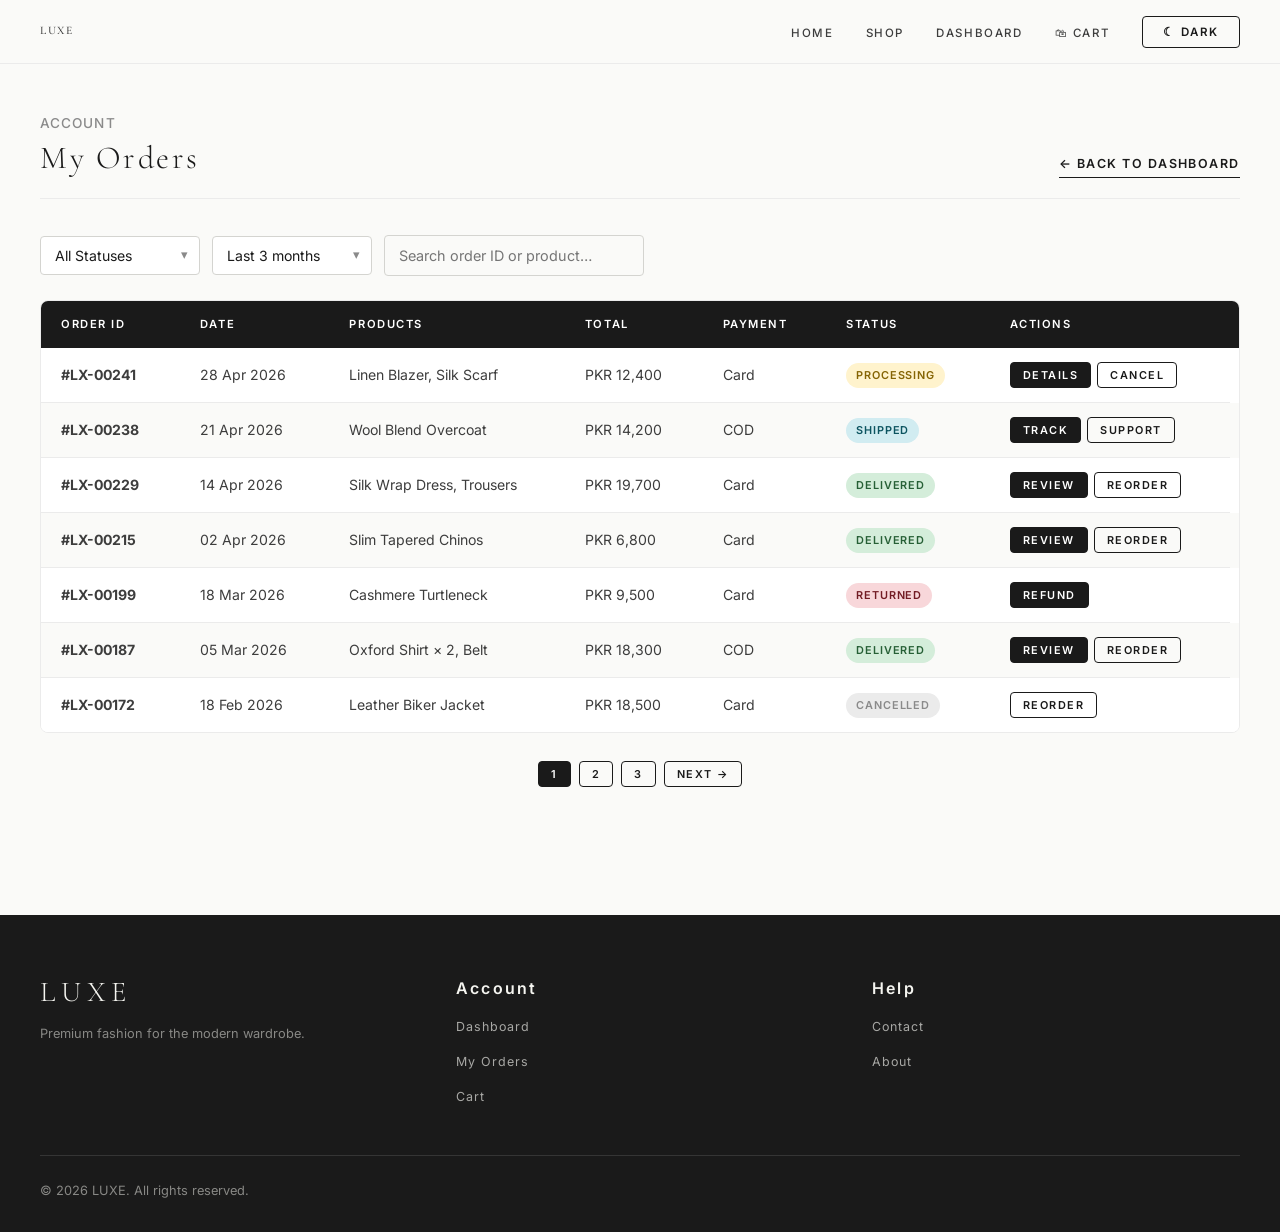
<file: pages/orders.html>
<!DOCTYPE html>
<html lang="en" data-theme="light">
<head>
  <meta charset="UTF-8" />
  <meta name="viewport" content="width=device-width, initial-scale=1.0" />
  <meta name="description" content="View your complete LUXE order history — track, return or reorder past purchases." />
  <title>My Orders — LUXE</title>
  <link rel="stylesheet" href="../cssFile/globalStyles.css" />
</head>
<body>

  <nav>
    <a href="../index.html">LUXE</a>
    <button class="menu-toggle" aria-label="Toggle menu" aria-expanded="false">
      <span></span><span></span><span></span>
    </button>
    <ul>
      <li><a href="../index.html">Home</a></li>
      <li><a href="products.html">Shop</a></li>
      <li><a href="dashboard.html">Dashboard</a></li>
      <li><a href="cart.html">🛍 Cart <span id="cart-count" class="cart-badge">0</span></a></li>
      <li><button id="theme-toggle" class="sm-button border-button">☾ Dark</button></li>
    </ul>
  </nav>

  <main class="page">

    <div class="orders-page-header">
      <div>
        <h4>Account</h4>
        <h1>My Orders</h1>
      </div>
      <a href="dashboard.html" class="link-button">← Back to Dashboard</a>
    </div>

    <!-- FILTER BAR -->
    <div class="filter-bar">
      <div class="select-container filter-select">
        <select id="status-filter" onchange="filterOrders()">
          <option value="">All Statuses</option>
          <option value="Processing">Processing</option>
          <option value="Shipped">Shipped</option>
          <option value="Delivered">Delivered</option>
          <option value="Returned">Returned</option>
          <option value="Cancelled">Cancelled</option>
        </select>
      </div>
      <div class="select-container filter-select">
        <select id="period-filter">
          <option>Last 3 months</option>
          <option>Last 6 months</option>
          <option>This Year</option>
          <option>All Time</option>
        </select>
      </div>
      <input type="text" id="order-search" placeholder="Search order ID or product…" class="search-input" oninput="filterOrders()" />
    </div>

    <!-- ORDERS TABLE -->
    <div class="table-container">
      <table class="orders-table">
        <thead>
          <tr>
            <th>Order ID</th>
            <th>Date</th>
            <th>Products</th>
            <th>Total</th>
            <th>Payment</th>
            <th>Status</th>
            <th>Actions</th>
          </tr>
        </thead>
        <tbody id="orders-body">
          <tr data-status="Processing">
            <td><strong>#LX-00241</strong></td>
            <td>28 Apr 2026</td>
            <td class="td-wrap">Linen Blazer, Silk Scarf</td>
            <td>PKR 12,400</td>
            <td>Card</td>
            <td><span class="badge badge-warning">Processing</span></td>
            <td class="td-actions">
              <button class="tiny-button" onclick="showToast('Order details opened')">Details</button>
              <button class="tiny-button border-button" onclick="showToast('Order cancellation requested','error')">Cancel</button>
            </td>
          </tr>
          <tr data-status="Shipped">
            <td><strong>#LX-00238</strong></td>
            <td>21 Apr 2026</td>
            <td class="td-wrap">Wool Blend Overcoat</td>
            <td>PKR 14,200</td>
            <td>COD</td>
            <td><span class="badge badge-info">Shipped</span></td>
            <td class="td-actions">
              <button class="tiny-button" onclick="showToast('Tracking info opened')">Track</button>
              <button class="tiny-button border-button" onclick="showToast('Support ticket created')">Support</button>
            </td>
          </tr>
          <tr data-status="Delivered">
            <td><strong>#LX-00229</strong></td>
            <td>14 Apr 2026</td>
            <td class="td-wrap">Silk Wrap Dress, Trousers</td>
            <td>PKR 19,700</td>
            <td>Card</td>
            <td><span class="badge badge-success">Delivered</span></td>
            <td class="td-actions">
              <button class="tiny-button" onclick="showToast('Leave a review')">Review</button>
              <button class="tiny-button border-button" onclick="showToast('Reorder placed!')">Reorder</button>
            </td>
          </tr>
          <tr data-status="Delivered">
            <td><strong>#LX-00215</strong></td>
            <td>02 Apr 2026</td>
            <td class="td-wrap">Slim Tapered Chinos</td>
            <td>PKR 6,800</td>
            <td>Card</td>
            <td><span class="badge badge-success">Delivered</span></td>
            <td class="td-actions">
              <button class="tiny-button" onclick="showToast('Review submitted!')">Review</button>
              <button class="tiny-button border-button" onclick="showToast('Reorder placed!')">Reorder</button>
            </td>
          </tr>
          <tr data-status="Returned">
            <td><strong>#LX-00199</strong></td>
            <td>18 Mar 2026</td>
            <td class="td-wrap">Cashmere Turtleneck</td>
            <td>PKR 9,500</td>
            <td>Card</td>
            <td><span class="badge badge-danger">Returned</span></td>
            <td class="td-actions">
              <button class="tiny-button" onclick="showToast('Refund status: Processed')">Refund</button>
            </td>
          </tr>
          <tr data-status="Delivered">
            <td><strong>#LX-00187</strong></td>
            <td>05 Mar 2026</td>
            <td class="td-wrap">Oxford Shirt × 2, Belt</td>
            <td>PKR 18,300</td>
            <td>COD</td>
            <td><span class="badge badge-success">Delivered</span></td>
            <td class="td-actions">
              <button class="tiny-button" onclick="showToast('Review submitted!')">Review</button>
              <button class="tiny-button border-button" onclick="showToast('Reorder placed!')">Reorder</button>
            </td>
          </tr>
          <tr data-status="Cancelled">
            <td><strong>#LX-00172</strong></td>
            <td>18 Feb 2026</td>
            <td class="td-wrap">Leather Biker Jacket</td>
            <td>PKR 18,500</td>
            <td>Card</td>
            <td><span class="badge badge-muted">Cancelled</span></td>
            <td class="td-actions">
              <button class="tiny-button border-button" onclick="showToast('Reorder placed!')">Reorder</button>
            </td>
          </tr>
        </tbody>
      </table>
    </div>

    <!-- PAGINATION -->
    <div class="pagination">
      <button class="border-button tiny-button pagination-active">1</button>
      <button class="border-button tiny-button">2</button>
      <button class="border-button tiny-button">3</button>
      <button class="border-button tiny-button">Next →</button>
    </div>

  </main>

  <footer>
    <div class="footer-container">
      <div><h1>LUXE</h1><p>Premium fashion for the modern wardrobe.</p></div>
      <div><h2>Account</h2><a href="dashboard.html">Dashboard</a><a href="orders.html">My Orders</a><a href="cart.html">Cart</a></div>
      <div><h2>Help</h2><a href="contact.html">Contact</a><a href="services.html">About</a></div>
    </div>
    <div class="footer-bottom"><p>© 2026 LUXE. All rights reserved.</p></div>
  </footer>

  <script src="../jsFile/jsFunctions.js"></script>
  <script>
    function filterOrders() {
      const status = document.getElementById('status-filter').value.toLowerCase();
      const search = document.getElementById('order-search').value.toLowerCase();
      document.querySelectorAll('#orders-body tr').forEach(row => {
        const rowStatus  = (row.dataset.status || '').toLowerCase();
        const rowText    = row.textContent.toLowerCase();
        const matchSt    = !status || rowStatus === status;
        const matchSr    = !search || rowText.includes(search);
        row.style.display = (matchSt && matchSr) ? '' : 'none';
      });
    }
  </script>
</body>
</html>
</file>
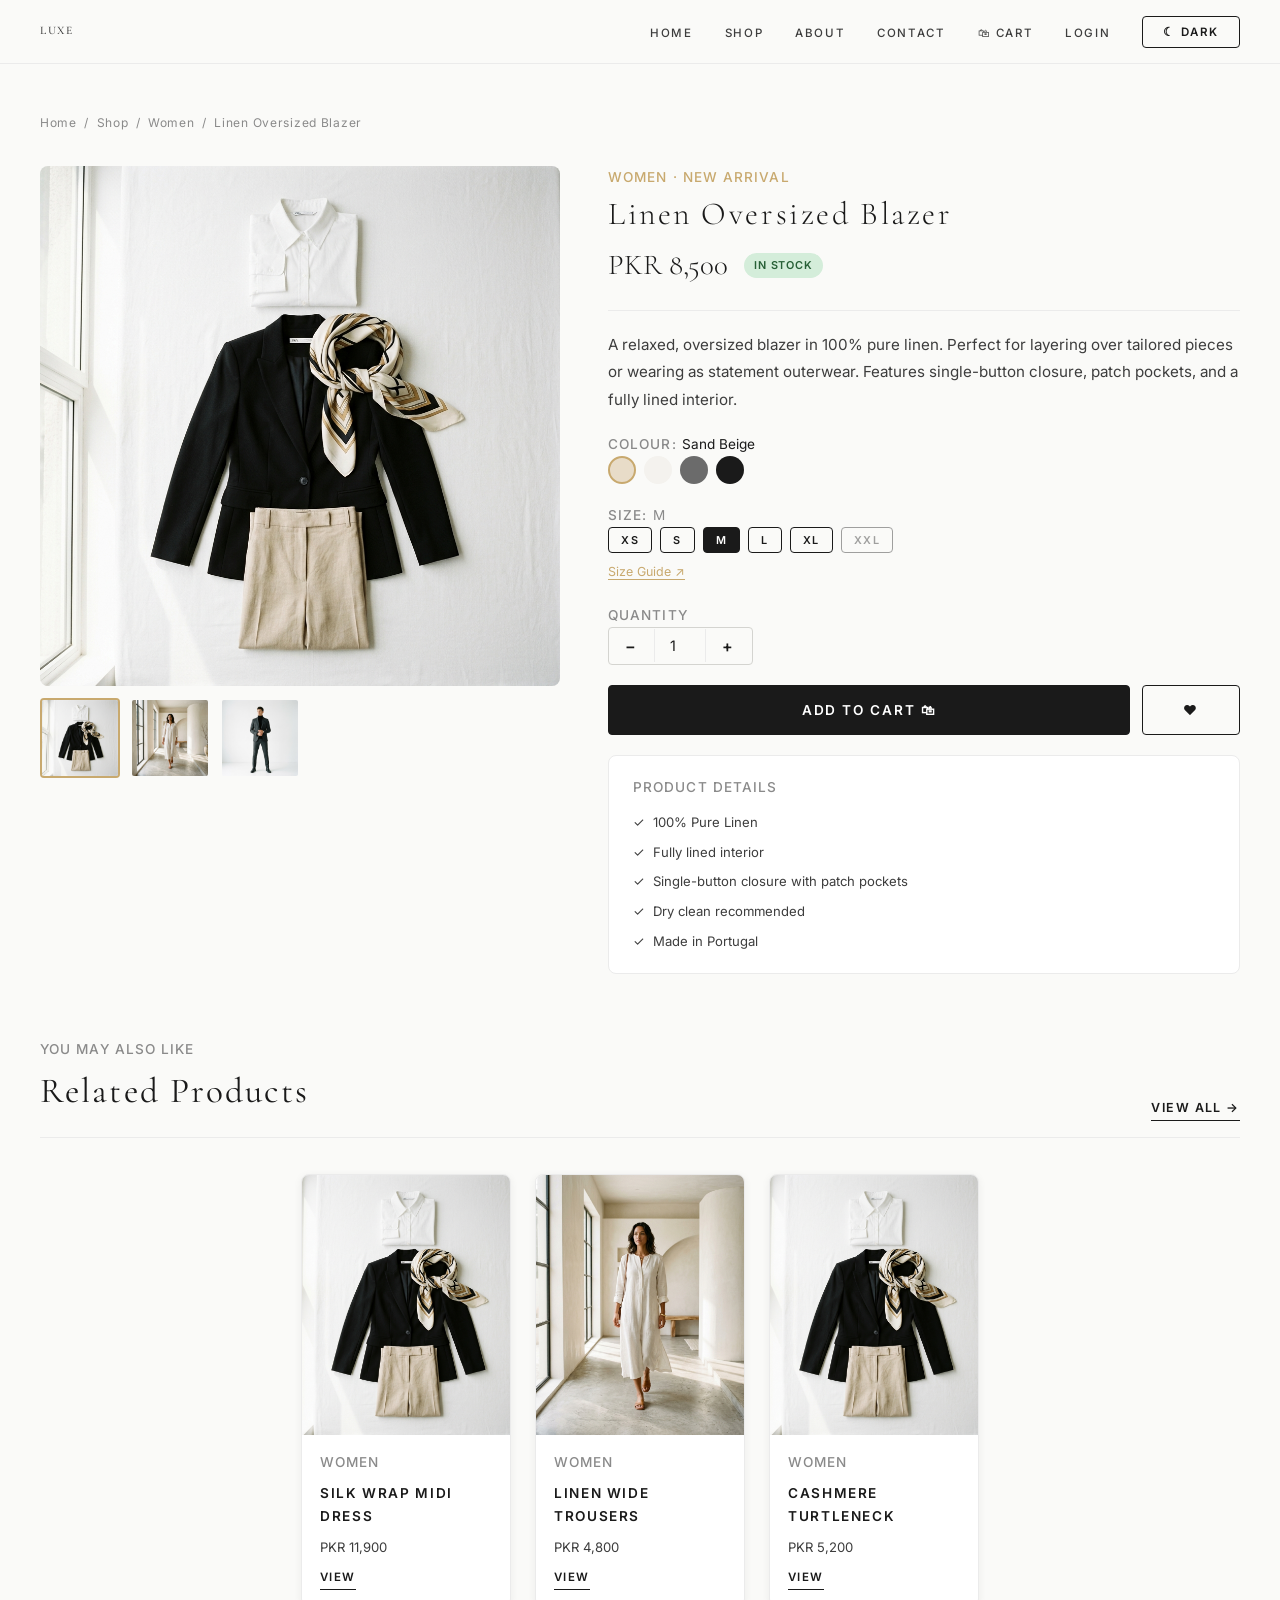
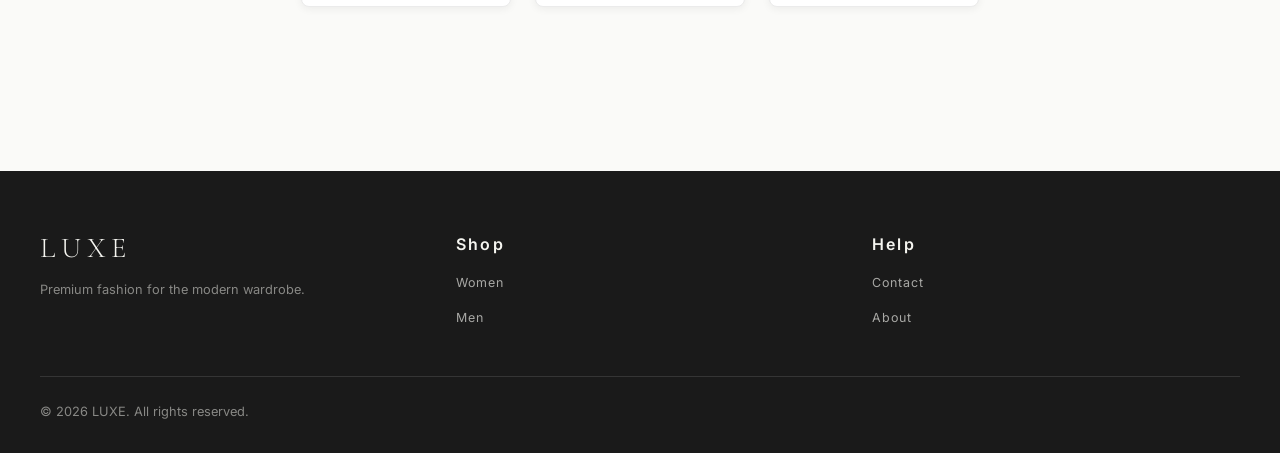
<file: pages/product-detail.html>
<!DOCTYPE html>
<html lang="en" data-theme="light">
<head>
  <meta charset="UTF-8" />
  <meta name="viewport" content="width=device-width, initial-scale=1.0" />
  <meta name="description" content="Linen Oversized Blazer — premium linen tailoring for the modern woman." />
  <title>Linen Oversized Blazer — LUXE</title>
  <link rel="stylesheet" href="../cssFile/globalStyles.css" />
</head>
<body>

  <nav>
    <a href="../index.html">LUXE</a>
    <button class="menu-toggle" aria-label="Toggle menu" aria-expanded="false">
      <span></span><span></span><span></span>
    </button>
    <ul>
      <li><a href="../index.html">Home</a></li>
      <li><a href="products.html">Shop</a></li>
      <li><a href="services.html">About</a></li>
      <li><a href="contact.html">Contact</a></li>
      <li><a href="cart.html">🛍 Cart <span id="cart-count" class="cart-badge">0</span></a></li>
      <li><a href="login.html">Login</a></li>
      <li><button id="theme-toggle" class="sm-button border-button">☾ Dark</button></li>
    </ul>
  </nav>

  <main class="page">

    <p class="breadcrumb">
      <a href="../index.html">Home</a> &nbsp;/&nbsp;
      <a href="products.html">Shop</a> &nbsp;/&nbsp;
      <a href="products.html?cat=women">Women</a> &nbsp;/&nbsp;
      <span>Linen Oversized Blazer</span>
    </p>

    <div class="split-layout-wide">

      <!-- IMAGES -->
      <div class="pd-images-col">
        <img src="../sources/collection_women.png" alt="Linen Oversized Blazer" id="main-image" class="pd-main-img" />
        <div class="pd-thumbs">
          <img src="../sources/collection_women.png" alt="View 1" onclick="switchImg('../sources/collection_women.png')" class="pd-thumb pd-thumb-active" />
          <img src="../sources/hero_banner.png" alt="View 2" onclick="switchImg('../sources/hero_banner.png')" class="pd-thumb" />
          <img src="../sources/collection_men.png" alt="View 3" onclick="switchImg('../sources/collection_men.png')" class="pd-thumb" />
        </div>
      </div>

      <!-- DETAILS -->
      <div class="pd-info-col">

        <div>
          <h4 class="pd-category-tag">Women · New Arrival</h4>
          <h1 class="pd-title">Linen Oversized Blazer</h1>
          <div class="pd-price-row">
            <span class="pd-price">PKR 8,500</span>
            <span class="badge badge-success">In Stock</span>
          </div>
        </div>

        <div class="divider"></div>

        <p>A relaxed, oversized blazer in 100% pure linen. Perfect for layering over tailored pieces or wearing as statement outerwear. Features single-button closure, patch pockets, and a fully lined interior.</p>

        <!-- COLOR -->
        <div>
          <h4>Colour: <span id="color-label" class="color-label-inline">Sand Beige</span></h4>
          <div class="color-swatches">
            <div onclick="pickColor(this,'Sand Beige')" title="Sand Beige" class="color-swatch color-swatch-active" style="background:#e8dcc8;"></div>
            <div onclick="pickColor(this,'Ivory White')" title="Ivory White" class="color-swatch" style="background:#f4f2ee;"></div>
            <div onclick="pickColor(this,'Slate Grey')" title="Slate Grey" class="color-swatch" style="background:#6b6b6b;"></div>
            <div onclick="pickColor(this,'Deep Black')" title="Deep Black" class="color-swatch" style="background:#1a1a1a;"></div>
          </div>
        </div>

        <!-- SIZE -->
        <div>
          <h4>Size: <span id="size-label" class="size-label-inline">M</span></h4>
          <div class="size-btns" id="size-btns">
            <button class="border-button tiny-button" onclick="pickSize(this,'XS')">XS</button>
            <button class="border-button tiny-button" onclick="pickSize(this,'S')">S</button>
            <button class="tiny-button size-btn-active" onclick="pickSize(this,'M')">M</button>
            <button class="border-button tiny-button" onclick="pickSize(this,'L')">L</button>
            <button class="border-button tiny-button" onclick="pickSize(this,'XL')">XL</button>
            <button class="border-button tiny-button size-btn-disabled" disabled>XXL</button>
          </div>
          <p class="size-guide-link"><a href="#">Size Guide ↗</a></p>
        </div>

        <!-- QUANTITY -->
        <div>
          <h4>Quantity</h4>
          <div class="qty-control-lg">
            <button class="qty-minus border-button">−</button>
            <input class="qty-input" type="number" value="1" min="1" />
            <button class="qty-plus border-button">+</button>
          </div>
        </div>

        <!-- CTA -->
        <div class="pd-cta-row">
          <button class="lg-button btn-add-to-cart" onclick="handleAddToCart()">Add to Cart 🛍</button>
          <button class="lg-button border-button" onclick="showToast('Added to wishlist ♥')">♥</button>
        </div>

        <!-- DETAILS CARD -->
        <div class="pd-details-card">
          <h4>Product Details</h4>
          <div class="pd-details-list">
            <p>✓ &nbsp;100% Pure Linen</p>
            <p>✓ &nbsp;Fully lined interior</p>
            <p>✓ &nbsp;Single-button closure with patch pockets</p>
            <p>✓ &nbsp;Dry clean recommended</p>
            <p>✓ &nbsp;Made in Portugal</p>
          </div>
        </div>

      </div>
    </div>

    <!-- RELATED -->
    <div class="section-header related-section-header">
      <div><h4>You May Also Like</h4><h2>Related Products</h2></div>
      <a href="products.html" class="link-button">View All →</a>
    </div>
    <div class="card-container">
      <div class="card related-card">
        <img src="../sources/collection_women.png" alt="Silk Wrap Dress" />
        <div><h4>Women</h4><h3>Silk Wrap Midi Dress</h3><p>PKR 11,900</p><a href="product-detail.html">View</a></div>
      </div>
      <div class="card related-card">
        <img src="../sources/hero_banner.png" alt="Linen Trousers" />
        <div><h4>Women</h4><h3>Linen Wide Trousers</h3><p>PKR 4,800</p><a href="product-detail.html">View</a></div>
      </div>
      <div class="card related-card">
        <img src="../sources/collection_women.png" alt="Cashmere" />
        <div><h4>Women</h4><h3>Cashmere Turtleneck</h3><p>PKR 5,200</p><a href="product-detail.html">View</a></div>
      </div>
    </div>

  </main>

  <footer>
    <div class="footer-container">
      <div><h1>LUXE</h1><p>Premium fashion for the modern wardrobe.</p></div>
      <div><h2>Shop</h2><a href="products.html?cat=women">Women</a><a href="products.html?cat=men">Men</a></div>
      <div><h2>Help</h2><a href="contact.html">Contact</a><a href="services.html">About</a></div>
    </div>
    <div class="footer-bottom"><p>© 2026 LUXE. All rights reserved.</p></div>
  </footer>

  <script src="../jsFile/jsFunctions.js"></script>
  <script>
    let selSize = 'M', selColor = 'Sand Beige';

    function switchImg(src) { document.getElementById('main-image').src = src; }

    function pickSize(btn, size) {
      selSize = size;
      document.getElementById('size-label').textContent = size;
      document.querySelectorAll('#size-btns button:not([disabled])').forEach(b => {
        b.style.background = ''; b.style.color = '';
      });
      btn.style.background = 'var(--brand-primary-color)';
      btn.style.color = '#fff';
    }

    function pickColor(el, color) {
      selColor = color;
      document.getElementById('color-label').textContent = color;
      document.querySelectorAll('[onclick^="pickColor"]').forEach(d => d.style.borderColor = 'transparent');
      el.style.borderColor = 'var(--brand-third-color)';
    }

    function handleAddToCart() {
      const qty = parseInt(document.querySelector('.qty-input').value, 10) || 1;
      addToCart({ id: 'p1', name: 'Linen Oversized Blazer', price: 8500, size: selSize, color: selColor, qty });
    }
  </script>
</body>
</html>
</file>
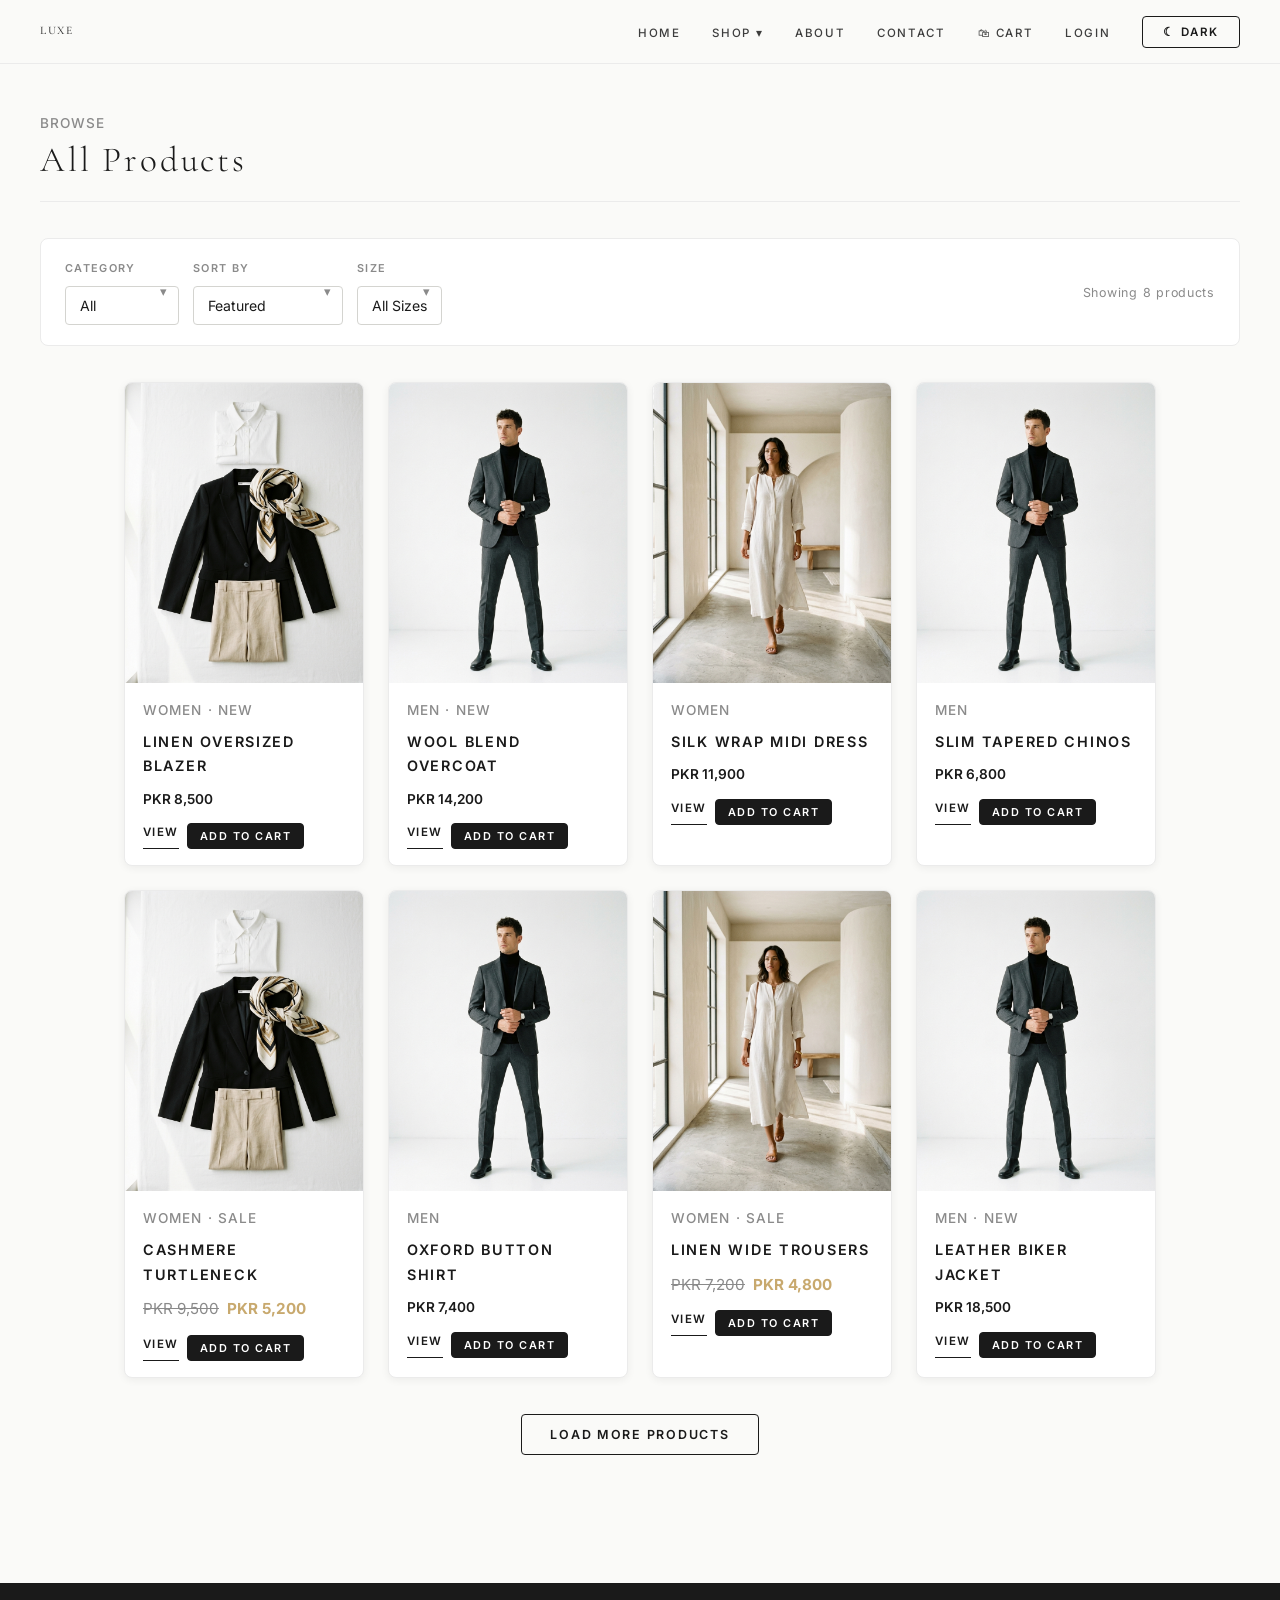
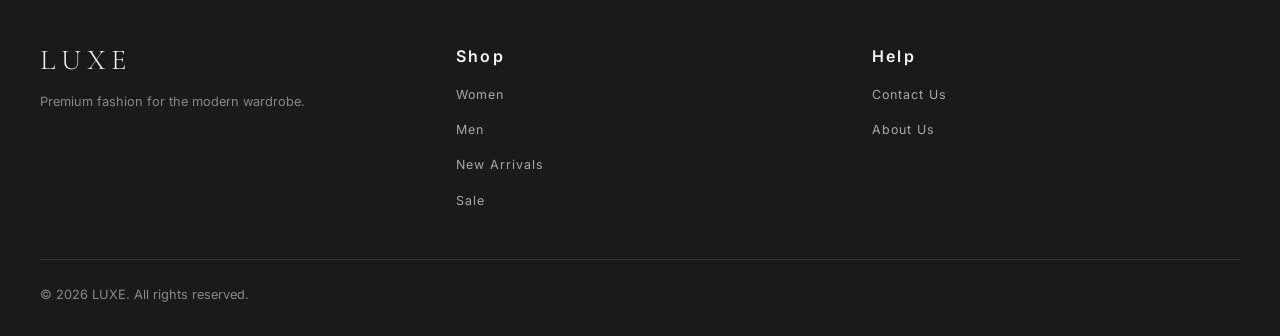
<file: pages/products.html>
<!DOCTYPE html>
<html lang="en" data-theme="light">
<head>
  <meta charset="UTF-8" />
  <meta name="viewport" content="width=device-width, initial-scale=1.0" />
  <meta name="description" content="Browse LUXE's full clothing collection — women's, men's, new arrivals and sale items." />
  <title>Shop — LUXE</title>
  <link rel="stylesheet" href="../cssFile/globalStyles.css" />
</head>
<body>

  <!-- NAVBAR -->
  <nav>
    <a href="../index.html">LUXE</a>
    <button class="menu-toggle" aria-label="Toggle menu" aria-expanded="false">
      <span></span><span></span><span></span>
    </button>
    <ul>
      <li><a href="../index.html">Home</a></li>
      <li class="dropdown">
        <a href="products.html">Shop ▾</a>
        <div class="dropdown-menu">
          <a href="products.html?cat=women">Women</a>
          <a href="products.html?cat=men">Men</a>
          <a href="products.html?cat=new">New Arrivals</a>
          <a href="products.html?cat=sale">Sale</a>
        </div>
      </li>
      <li><a href="services.html">About</a></li>
      <li><a href="contact.html">Contact</a></li>
      <li><a href="cart.html">🛍 Cart <span id="cart-count" class="cart-badge">0</span></a></li>
      <li><a href="login.html">Login</a></li>
      <li><button id="theme-toggle" class="sm-button border-button">☾ Dark</button></li>
    </ul>
  </nav>

  <main class="page">

    <!-- PAGE HEADER -->
    <div class="products-page-header">
      <h4>Browse</h4>
      <h1>All Products</h1>
    </div>

    <!-- FILTER BAR -->
    <div class="filter-panel">
      <div class="select-container">
        <label for="filter-cat" class="filter-label">Category</label>
        <select id="filter-cat" onchange="filterProducts()">
          <option value="">All</option>
          <option value="women">Women</option>
          <option value="men">Men</option>
          <option value="new">New Arrivals</option>
          <option value="sale">Sale</option>
        </select>
      </div>
      <div class="select-container">
        <label for="filter-sort" class="filter-label">Sort By</label>
        <select id="filter-sort" onchange="filterProducts()">
          <option value="featured">Featured</option>
          <option value="price-asc">Price: Low to High</option>
          <option value="price-desc">Price: High to Low</option>
          <option value="newest">Newest First</option>
        </select>
      </div>
      <div class="select-container">
        <label for="filter-size" class="filter-label">Size</label>
        <select id="filter-size">
          <option value="">All Sizes</option>
          <option>XS</option><option>S</option><option>M</option><option>L</option><option>XL</option><option>XXL</option>
        </select>
      </div>
      <div class="filter-count-wrap">
        <span class="filter-count" id="product-count">Showing 8 products</span>
      </div>
    </div>

    <!-- PRODUCTS GRID -->
    <div class="card-container" id="products-grid">

      <div class="card product-card" data-cat="women" data-price="8500">
        <img src="../sources/collection_women.png" alt="Linen Oversized Blazer" />
        <div>
          <h4>Women · New</h4>
          <h3>Linen Oversized Blazer</h3>
          <p class="product-price">PKR 8,500</p>
          <div class="product-card-actions">
            <a href="product-detail.html" class="link-button link-btn-sm">View</a>
            <button class="tiny-button" onclick="addToCart({id:'p1',name:'Linen Blazer',price:8500,size:'M'})">Add to Cart</button>
          </div>
        </div>
      </div>

      <div class="card product-card" data-cat="men" data-price="14200">
        <img src="../sources/collection_men.png" alt="Wool Blend Overcoat" />
        <div>
          <h4>Men · New</h4>
          <h3>Wool Blend Overcoat</h3>
          <p class="product-price">PKR 14,200</p>
          <div class="product-card-actions">
            <a href="product-detail.html" class="link-button link-btn-sm">View</a>
            <button class="tiny-button" onclick="addToCart({id:'p2',name:'Wool Overcoat',price:14200,size:'L'})">Add to Cart</button>
          </div>
        </div>
      </div>

      <div class="card product-card" data-cat="women" data-price="11900">
        <img src="../sources/hero_banner.png" alt="Silk Wrap Midi Dress" />
        <div>
          <h4>Women</h4>
          <h3>Silk Wrap Midi Dress</h3>
          <p class="product-price">PKR 11,900</p>
          <div class="product-card-actions">
            <a href="product-detail.html" class="link-button link-btn-sm">View</a>
            <button class="tiny-button" onclick="addToCart({id:'p3',name:'Silk Dress',price:11900,size:'S'})">Add to Cart</button>
          </div>
        </div>
      </div>

      <div class="card product-card" data-cat="men" data-price="6800">
        <img src="../sources/collection_men.png" alt="Slim Tapered Chinos" />
        <div>
          <h4>Men</h4>
          <h3>Slim Tapered Chinos</h3>
          <p class="product-price">PKR 6,800</p>
          <div class="product-card-actions">
            <a href="product-detail.html" class="link-button link-btn-sm">View</a>
            <button class="tiny-button" onclick="addToCart({id:'p4',name:'Slim Chinos',price:6800,size:'M'})">Add to Cart</button>
          </div>
        </div>
      </div>

      <div class="card product-card" data-cat="women" data-price="5200">
        <img src="../sources/collection_women.png" alt="Cashmere Turtleneck" />
        <div>
          <h4>Women · Sale</h4>
          <h3>Cashmere Turtleneck</h3>
          <p><span class="price-original">PKR 9,500</span> &nbsp;<strong class="price-sale">PKR 5,200</strong></p>
          <div class="product-card-actions">
            <a href="product-detail.html" class="link-button link-btn-sm">View</a>
            <button class="tiny-button" onclick="addToCart({id:'p5',name:'Cashmere Turtleneck',price:5200,size:'M'})">Add to Cart</button>
          </div>
        </div>
      </div>

      <div class="card product-card" data-cat="men" data-price="7400">
        <img src="../sources/collection_men.png" alt="Oxford Button Shirt" />
        <div>
          <h4>Men</h4>
          <h3>Oxford Button Shirt</h3>
          <p class="product-price">PKR 7,400</p>
          <div class="product-card-actions">
            <a href="product-detail.html" class="link-button link-btn-sm">View</a>
            <button class="tiny-button" onclick="addToCart({id:'p6',name:'Oxford Shirt',price:7400,size:'M'})">Add to Cart</button>
          </div>
        </div>
      </div>

      <div class="card product-card" data-cat="women" data-price="4800">
        <img src="../sources/hero_banner.png" alt="Linen Wide Trousers" />
        <div>
          <h4>Women · Sale</h4>
          <h3>Linen Wide Trousers</h3>
          <p><span class="price-original">PKR 7,200</span> &nbsp;<strong class="price-sale">PKR 4,800</strong></p>
          <div class="product-card-actions">
            <a href="product-detail.html" class="link-button link-btn-sm">View</a>
            <button class="tiny-button" onclick="addToCart({id:'p7',name:'Linen Trousers',price:4800,size:'S'})">Add to Cart</button>
          </div>
        </div>
      </div>

      <div class="card product-card" data-cat="men" data-price="18500">
        <img src="../sources/collection_men.png" alt="Leather Biker Jacket" />
        <div>
          <h4>Men · New</h4>
          <h3>Leather Biker Jacket</h3>
          <p class="product-price">PKR 18,500</p>
          <div class="product-card-actions">
            <a href="product-detail.html" class="link-button link-btn-sm">View</a>
            <button class="tiny-button" onclick="addToCart({id:'p8',name:'Leather Jacket',price:18500,size:'L'})">Add to Cart</button>
          </div>
        </div>
      </div>

    </div>

    <!-- LOAD MORE -->
    <div class="load-more-wrap">
      <button class="border-button" onclick="showToast('Loading more products…')">Load More Products</button>
    </div>

  </main>

  <!-- FOOTER -->
  <footer>
    <div class="footer-container">
      <div><h1>LUXE</h1><p>Premium fashion for the modern wardrobe.</p></div>
      <div>
        <h2>Shop</h2>
        <a href="products.html?cat=women">Women</a>
        <a href="products.html?cat=men">Men</a>
        <a href="products.html?cat=new">New Arrivals</a>
        <a href="products.html?cat=sale">Sale</a>
      </div>
      <div>
        <h2>Help</h2>
        <a href="contact.html">Contact Us</a>
        <a href="services.html">About Us</a>
      </div>
    </div>
    <div class="footer-bottom">
      <p>© 2026 LUXE. All rights reserved.</p>
    </div>
  </footer>

  <script src="../jsFile/jsFunctions.js"></script>
  <script>
    function filterProducts() {
      const cat  = document.getElementById('filter-cat').value;
      const cards = document.querySelectorAll('#products-grid .card');
      let count = 0;
      cards.forEach(c => {
        const match = !cat || c.dataset.cat === cat;
        c.style.display = match ? '' : 'none';
        if (match) count++;
      });
      document.getElementById('product-count').textContent = `Showing ${count} products`;
    }
    // Sync URL param on load
    window.addEventListener('DOMContentLoaded', () => {
      const params = new URLSearchParams(window.location.search);
      const cat = params.get('cat');
      if (cat) { document.getElementById('filter-cat').value = cat; filterProducts(); }
    });
  </script>
</body>
</html>
</file>
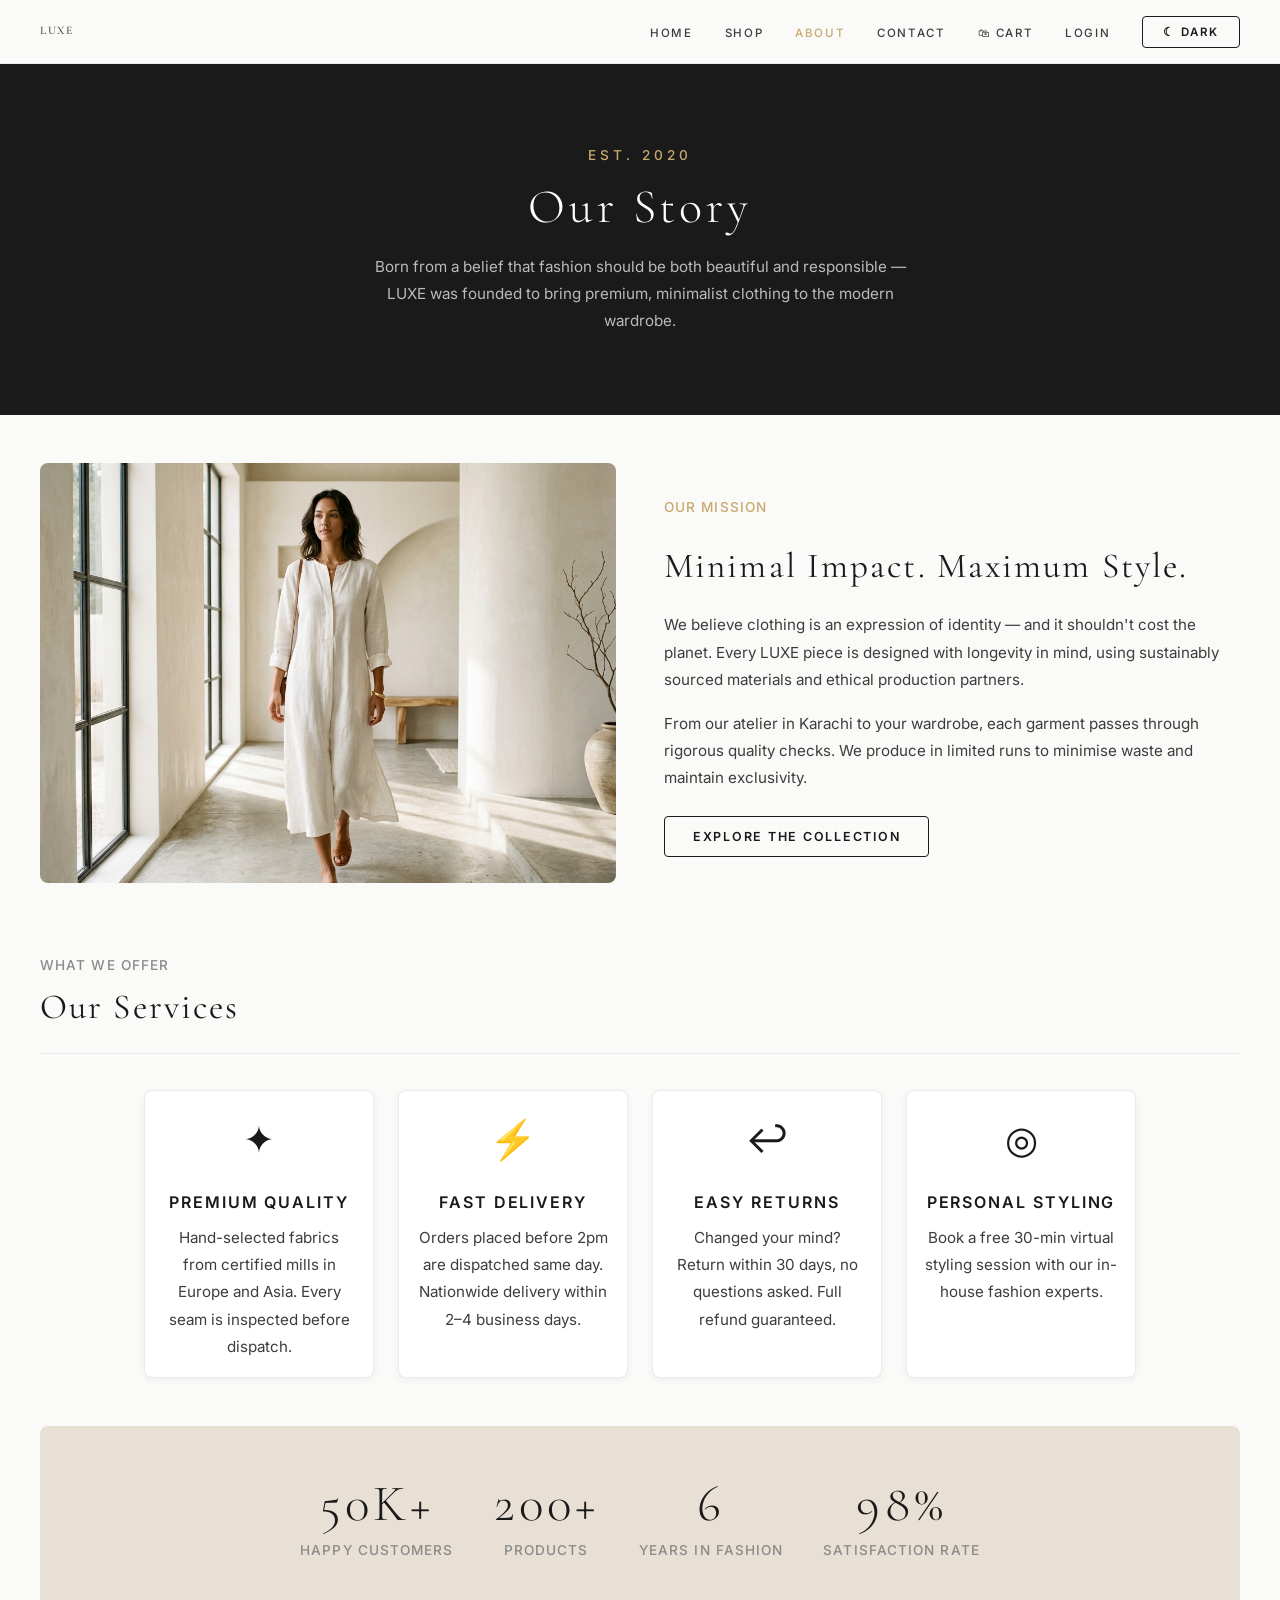
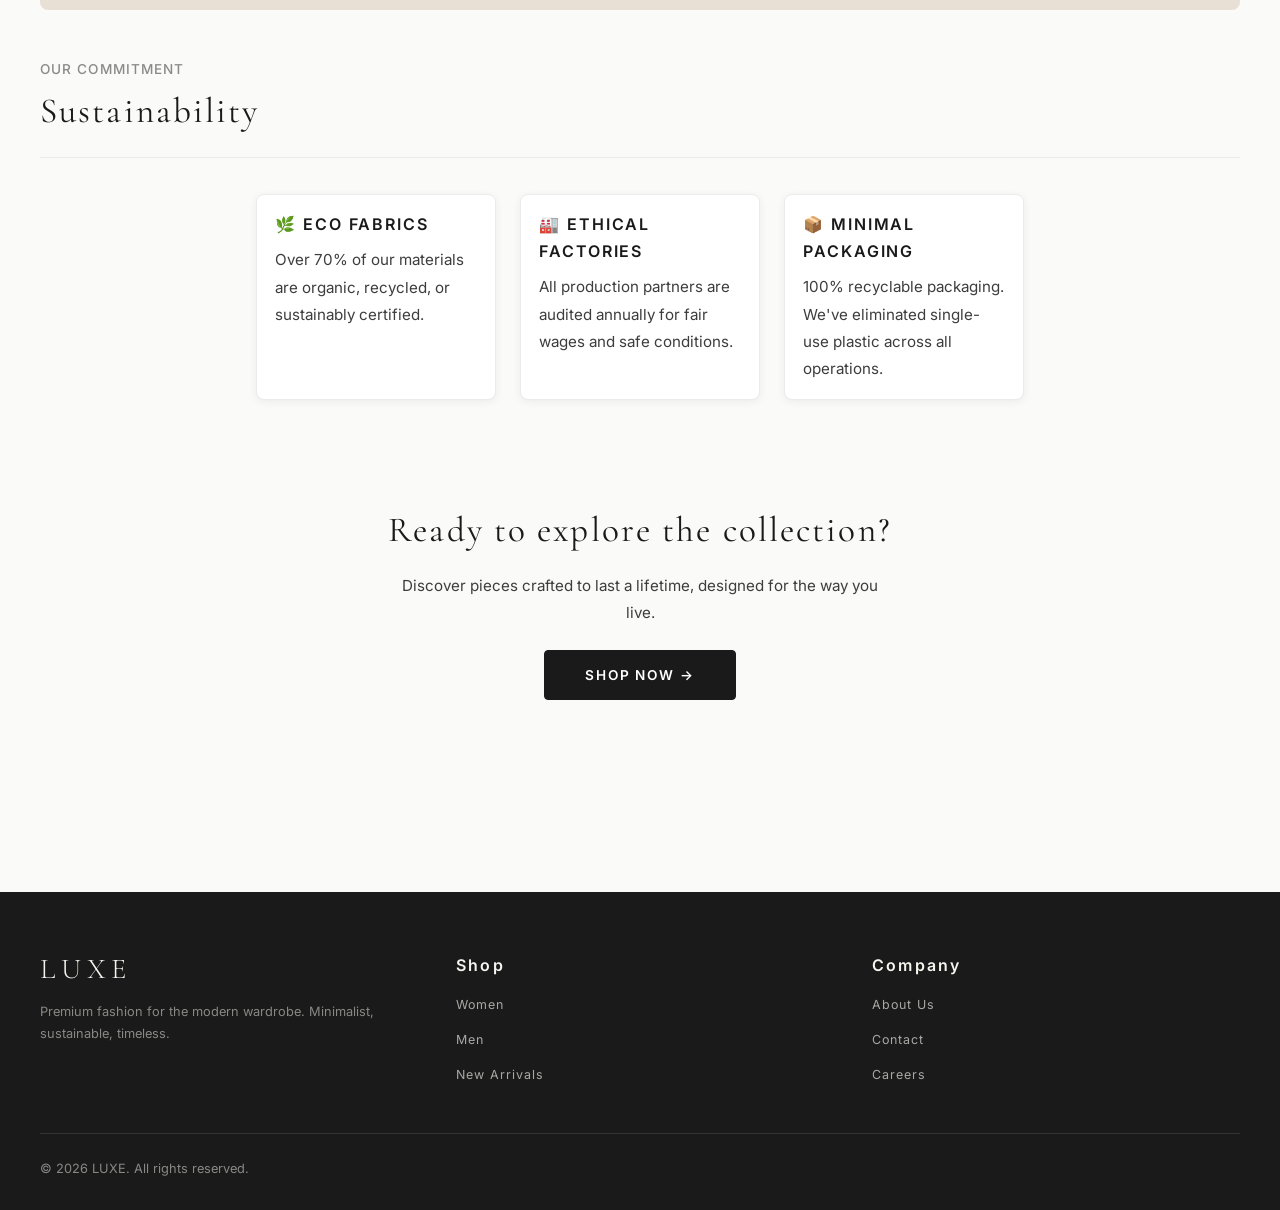
<file: pages/services.html>
<!DOCTYPE html>
<html lang="en" data-theme="light">
<head>
  <meta charset="UTF-8" />
  <meta name="viewport" content="width=device-width, initial-scale=1.0" />
  <meta name="description" content="About LUXE — our story, values, sustainability commitments, and services." />
  <title>About &amp; Services — LUXE</title>
  <link rel="stylesheet" href="../cssFile/globalStyles.css" />
</head>
<body>

  <nav>
    <a href="../index.html">LUXE</a>
    <button class="menu-toggle" aria-label="Toggle menu" aria-expanded="false">
      <span></span><span></span><span></span>
    </button>
    <ul>
      <li><a href="../index.html">Home</a></li>
      <li><a href="products.html">Shop</a></li>
      <li><a href="services.html" class="nav-active">About</a></li>
      <li><a href="contact.html">Contact</a></li>
      <li><a href="cart.html">🛍 Cart <span id="cart-count" class="cart-badge">0</span></a></li>
      <li><a href="login.html">Login</a></li>
      <li><button id="theme-toggle" class="sm-button border-button">☾ Dark</button></li>
    </ul>
  </nav>

  <!-- HERO STRIP -->
  <div class="services-hero">
    <h4>EST. 2020</h4>
    <h1>Our Story</h1>
    <p>Born from a belief that fashion should be both beautiful and responsible — LUXE was founded to bring premium, minimalist clothing to the modern wardrobe.</p>
  </div>

  <main class="page">

    <!-- MISSION -->
    <div class="mission-layout">
      <div class="mission-img-col">
        <img src="../sources/hero_banner.png" alt="Our mission" class="mission-img" />
      </div>
      <div class="mission-text-col">
        <h4 class="mission-tag">Our Mission</h4>
        <h2>Minimal Impact. Maximum Style.</h2>
        <p>We believe clothing is an expression of identity — and it shouldn't cost the planet. Every LUXE piece is designed with longevity in mind, using sustainably sourced materials and ethical production partners.</p>
        <p>From our atelier in Karachi to your wardrobe, each garment passes through rigorous quality checks. We produce in limited runs to minimise waste and maintain exclusivity.</p>
        <a href="products.html"><button class="border-button mission-btn">Explore the Collection</button></a>
      </div>
    </div>

    <!-- SERVICES CARDS -->
    <div class="section-header">
      <div><h4>What We Offer</h4><h2>Our Services</h2></div>
    </div>

    <div class="card-container">
      <div class="card service-card">
        <div class="service-card-inner">
          <div class="service-icon">✦</div>
          <h3>Premium Quality</h3>
          <p>Hand-selected fabrics from certified mills in Europe and Asia. Every seam is inspected before dispatch.</p>
        </div>
      </div>
      <div class="card service-card">
        <div class="service-card-inner">
          <div class="service-icon">⚡</div>
          <h3>Fast Delivery</h3>
          <p>Orders placed before 2pm are dispatched same day. Nationwide delivery within 2–4 business days.</p>
        </div>
      </div>
      <div class="card service-card">
        <div class="service-card-inner">
          <div class="service-icon">↩</div>
          <h3>Easy Returns</h3>
          <p>Changed your mind? Return within 30 days, no questions asked. Full refund guaranteed.</p>
        </div>
      </div>
      <div class="card service-card">
        <div class="service-card-inner">
          <div class="service-icon">◎</div>
          <h3>Personal Styling</h3>
          <p>Book a free 30-min virtual styling session with our in-house fashion experts.</p>
        </div>
      </div>
    </div>

    <!-- STATS -->
    <div class="stats-strip">
      <div class="stats-strip-item">
        <h1 class="stats-strip-num">50K+</h1>
        <h4>Happy Customers</h4>
      </div>
      <div class="stats-strip-item">
        <h1 class="stats-strip-num">200+</h1>
        <h4>Products</h4>
      </div>
      <div class="stats-strip-item">
        <h1 class="stats-strip-num">6</h1>
        <h4>Years in Fashion</h4>
      </div>
      <div class="stats-strip-item">
        <h1 class="stats-strip-num">98%</h1>
        <h4>Satisfaction Rate</h4>
      </div>
    </div>

    <!-- SUSTAINABILITY -->
    <div class="section-header">
      <div><h4>Our Commitment</h4><h2>Sustainability</h2></div>
    </div>
    <div class="card-container">
      <div class="card sustain-card">
        <div class="sustain-card-inner">
          <h3>🌿 Eco Fabrics</h3>
          <p>Over 70% of our materials are organic, recycled, or sustainably certified.</p>
        </div>
      </div>
      <div class="card sustain-card">
        <div class="sustain-card-inner">
          <h3>🏭 Ethical Factories</h3>
          <p>All production partners are audited annually for fair wages and safe conditions.</p>
        </div>
      </div>
      <div class="card sustain-card">
        <div class="sustain-card-inner">
          <h3>📦 Minimal Packaging</h3>
          <p>100% recyclable packaging. We've eliminated single-use plastic across all operations.</p>
        </div>
      </div>
    </div>

    <!-- CTA -->
    <div class="services-cta">
      <h2>Ready to explore the collection?</h2>
      <p>Discover pieces crafted to last a lifetime, designed for the way you live.</p>
      <a href="products.html"><button class="lg-button">Shop Now →</button></a>
    </div>

  </main>

  <footer>
    <div class="footer-container">
      <div><h1>LUXE</h1><p>Premium fashion for the modern wardrobe. Minimalist, sustainable, timeless.</p></div>
      <div><h2>Shop</h2><a href="products.html?cat=women">Women</a><a href="products.html?cat=men">Men</a><a href="products.html?cat=new">New Arrivals</a></div>
      <div><h2>Company</h2><a href="services.html">About Us</a><a href="contact.html">Contact</a><a href="#">Careers</a></div>
    </div>
    <div class="footer-bottom"><p>© 2026 LUXE. All rights reserved.</p></div>
  </footer>

  <script src="../jsFile/jsFunctions.js"></script>
</body>
</html>
</file>
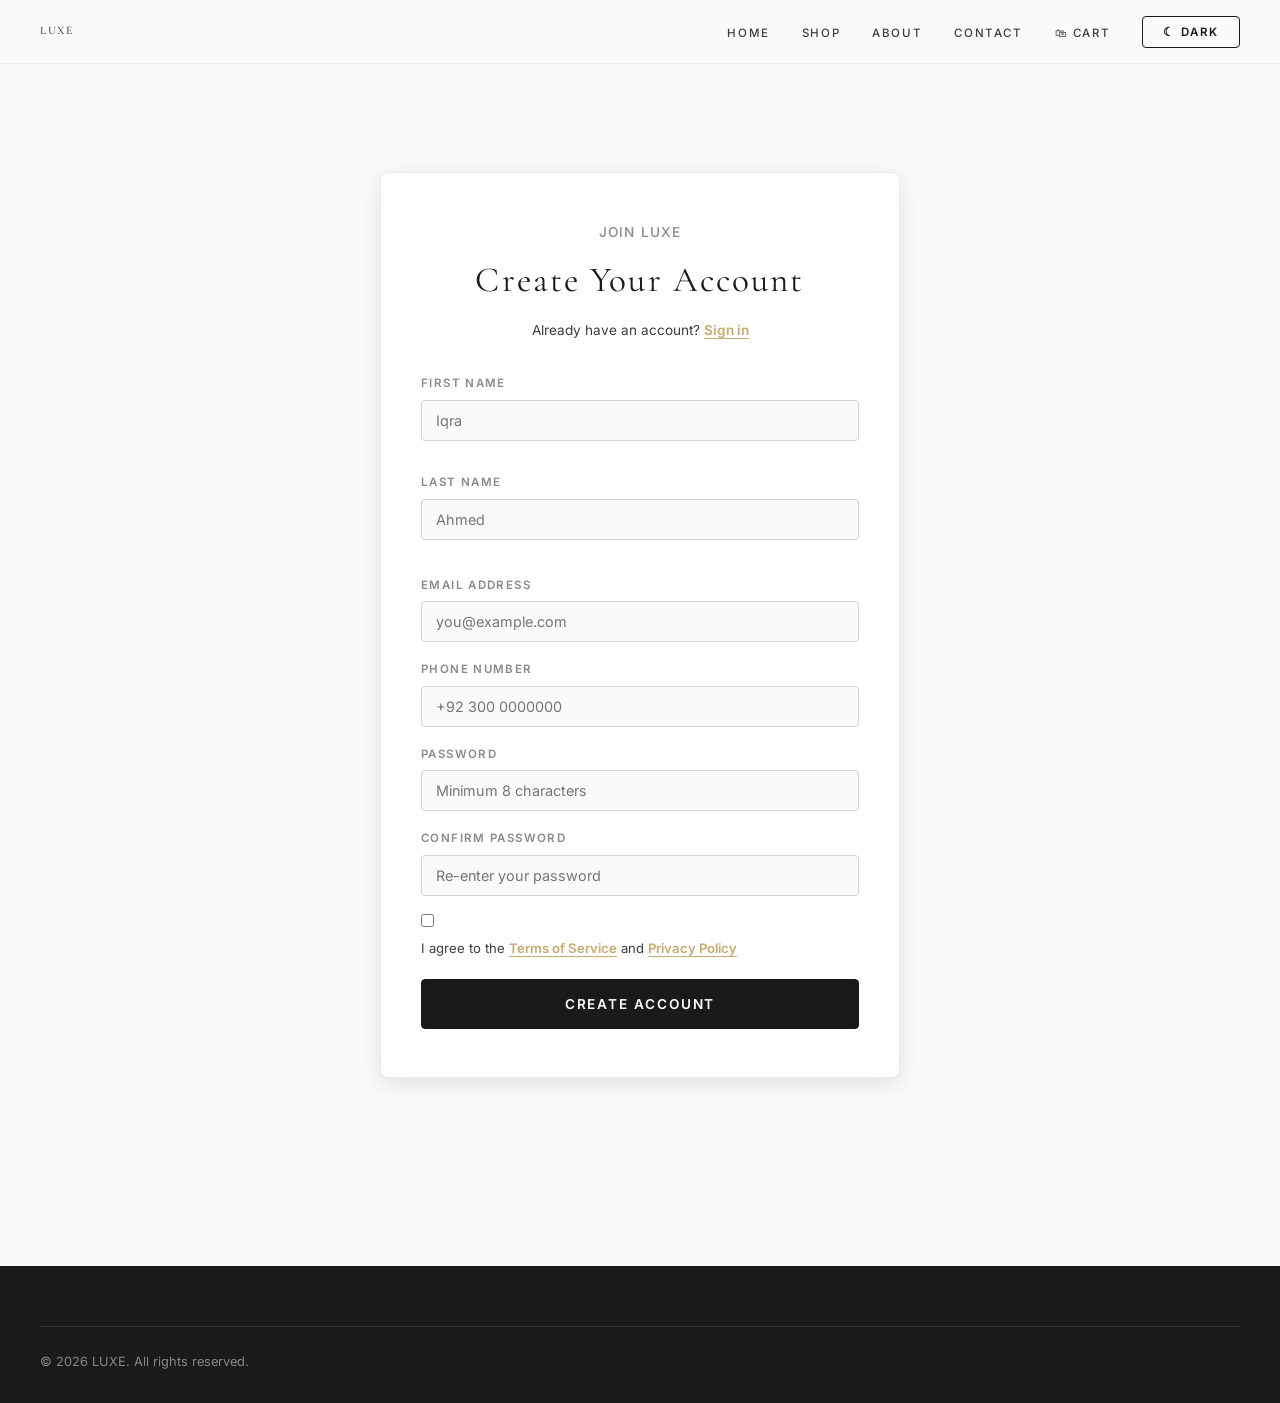
<file: pages/signup.html>
<!DOCTYPE html>
<html lang="en" data-theme="light">
<head>
  <meta charset="UTF-8" />
  <meta name="viewport" content="width=device-width, initial-scale=1.0" />
  <meta name="description" content="Create a LUXE account to start shopping premium fashion and track your orders." />
  <title>Sign Up — LUXE</title>
  <link rel="stylesheet" href="../cssFile/globalStyles.css" />
</head>
<body>

  <!-- NAVBAR -->
  <nav>
    <a href="../index.html">LUXE</a>
    <button class="menu-toggle" aria-label="Toggle menu" aria-expanded="false">
      <span></span><span></span><span></span>
    </button>
    <ul>
      <li><a href="../index.html">Home</a></li>
      <li><a href="products.html">Shop</a></li>
      <li><a href="services.html">About</a></li>
      <li><a href="contact.html">Contact</a></li>
      <li><a href="cart.html">🛍 Cart <span id="cart-count" class="cart-badge">0</span></a></li>
      <li><button id="theme-toggle" class="sm-button border-button">☾ Dark</button></li>
    </ul>
  </nav>

  <!-- PAGE -->
  <div class="page auth-page">

    <div class="form-container signup-form-container">

      <div class="form-header">
        <h4>Join LUXE</h4>
        <h2>Create Your Account</h2>
        <p>Already have an account? <a href="login.html" class="auth-link">Sign in</a></p>
      </div>

      <form id="signup-form" onsubmit="handleSignup(event)">

        <div class="form-row">
          <div class="form-row-col">
            <label for="first-name">First Name</label>
            <input type="text" id="first-name" name="firstName" placeholder="Iqra" required />
          </div>
          <div class="form-row-col">
            <label for="last-name">Last Name</label>
            <input type="text" id="last-name" name="lastName" placeholder="Ahmed" required />
          </div>
        </div>

        <div>
          <label for="signup-email">Email Address</label>
          <input type="email" id="signup-email" name="email" placeholder="you@example.com" required />
        </div>

        <div>
          <label for="signup-phone">Phone Number</label>
          <input type="tel" id="signup-phone" name="phone" placeholder="+92 300 0000000" />
        </div>

        <div>
          <label for="signup-password">Password</label>
          <input type="password" id="signup-password" name="password" placeholder="Minimum 8 characters" required />
        </div>

        <div>
          <label for="signup-confirm">Confirm Password</label>
          <input type="password" id="signup-confirm" name="confirm" placeholder="Re-enter your password" required />
        </div>

        <div class="terms-row">
          <input type="checkbox" id="agree-terms" class="checkbox-auto" required />
          <label for="agree-terms" class="terms-label">
            I agree to the <a href="#" class="auth-link">Terms of Service</a> and <a href="#" class="auth-link">Privacy Policy</a>
          </label>
        </div>

        <button type="submit" class="lg-button btn-full">Create Account</button>
      </form>

    </div>
  </div>

  <!-- FOOTER -->
  <footer>
    <div class="footer-bottom footer-minimal">
      <p>© 2026 LUXE. All rights reserved.</p>
    </div>
  </footer>

  <script src="../jsFile/jsFunctions.js"></script>
  <script>
    function handleSignup(e) {
      e.preventDefault();
      const pwd     = document.getElementById('signup-password').value;
      const confirm = document.getElementById('signup-confirm').value;
      if (pwd !== confirm) {
        showToast('Passwords do not match.', 'error');
        return;
      }
      if (!validateRequired('signup-form')) return;
      showToast('Account created! Redirecting…');
      setTimeout(() => { window.location.href = 'dashboard.html'; }, 1400);
    }
  </script>
</body>
</html>
</file>
<file: cssFile/globalStyles.css>
/* =========================================================
   DESIGN SYSTEM — E-Commerce Clothing Store
   Inspired by Zara: minimalist, premium, editorial
========================================================= */
@import url('https://fonts.googleapis.com/css2?family=Cormorant+Garamond:ital,wght@0,300;0,400;0,600;1,300;1,400&family=Inter:wght@300;400;500;600&display=swap');

:root {
  --brand-primary-color:   #1a1a1a;
  --brand-secondary-color: #f5f5f0;
  --brand-third-color:     #c8a96e;
  --brand-fourth-color:    #6b6b6b;
  --brand-accent-color:    #e8e0d5;

  --bg-main:  #fafaf8;
  --bg-card:  #ffffff;

  --text-primary-color:     #1a1a1a;
  --text-secondary-color:   #3d3d3d;
  --text-muted-color:       #8a8a8a;
  --text-focus-color:       #c8a96e;
  --text-highlighted-color: #ffffff;

  --border-primary-color:     #1a1a1a;
  --border-secondary-color:   #d4d4d0;
  --border-muted-color:       #ebebeb;
  --border-focus-color:       #c8a96e;
  --border-highlighted-color: #6b6b6b;

  --radius-sm: 4px;
  --radius-md: 8px;

  --transition: 0.3s ease;

  --shadow-sm: 0 2px 8px rgba(0,0,0,0.06);
  --shadow-md: 0 6px 24px rgba(0,0,0,0.10);
}

/* =========================================================
   DARK MODE
========================================================= */
[data-theme="dark"] {
  --bg-main:  #111110;
  --bg-card:  #1e1e1c;

  --text-primary-color:     #f0ede8;
  --text-secondary-color:   #c8c4bc;
  --text-muted-color:       #7a7872;
  --text-focus-color:       #c8a96e;
  --text-highlighted-color: #ffffff;

  --border-primary-color:     #f0ede8;
  --border-secondary-color:   #2e2e2c;
  --border-muted-color:       #252522;
  --border-focus-color:       #c8a96e;
  --border-highlighted-color: #4a4a48;
}

/* =========================================================
   GLOBAL BASE
========================================================= */
*, *::before, *::after {
  box-sizing: border-box;
  margin: 0;
  padding: 0;
}

html { scroll-behavior: smooth; }

body {
  font-family: 'Inter', sans-serif;
  background: var(--bg-main);
  color: var(--text-primary-color);
  font-size: 15px;
  line-height: 1.7;
  transition: background var(--transition), color var(--transition);
}

/* =========================================================
   TYPOGRAPHY
========================================================= */
h1 {
  font-family: 'Cormorant Garamond', serif;
  font-size: clamp(2rem, 5vw, 3.6rem);
  font-weight: 300;
  letter-spacing: 0.08em;
  color: var(--text-primary-color);
  line-height: 1.2;
}

h2 {
  font-family: 'Cormorant Garamond', serif;
  font-size: clamp(1.4rem, 3vw, 2.2rem);
  font-weight: 400;
  letter-spacing: 0.06em;
  color: var(--text-primary-color);
}

h3 {
  font-family: 'Inter', sans-serif;
  font-size: 1rem;
  font-weight: 600;
  letter-spacing: 0.12em;
  text-transform: uppercase;
  color: var(--text-primary-color);
}

h4 {
  font-family: 'Inter', sans-serif;
  font-size: 0.85rem;
  font-weight: 500;
  letter-spacing: 0.08em;
  text-transform: uppercase;
  color: var(--text-muted-color);
}

p {
  font-size: 0.95rem;
  color: var(--text-secondary-color);
  line-height: 1.8;
}

a {
  color: inherit;
  text-decoration: none;
  transition: color var(--transition);
}

/* =========================================================
   GLOBAL BUTTON SYSTEM
========================================================= */
button {
  font-family: 'Inter', sans-serif;
  font-size: 0.78rem;
  font-weight: 600;
  letter-spacing: 0.14em;
  text-transform: uppercase;
  cursor: pointer;
  border: 1.5px solid var(--brand-primary-color);
  background: var(--brand-primary-color);
  color: var(--text-highlighted-color);
  padding: 12px 28px;
  border-radius: var(--radius-sm);
  transition: background var(--transition), color var(--transition), border-color var(--transition), transform var(--transition);
  display: inline-flex;
  align-items: center;
  gap: 8px;
}

button:hover {
  background: var(--brand-third-color);
  border-color: var(--brand-third-color);
  color: #fff;
  transform: translateY(-1px);
}

/* =========================================================
   BUTTON SIZES
========================================================= */
button.lg-button {
  padding: 16px 40px;
  font-size: 0.85rem;
}

button.sm-button {
  padding: 8px 20px;
  font-size: 0.72rem;
}

button.tiny-button {
  padding: 5px 12px;
  font-size: 0.68rem;
}

button.border-button {
  background: transparent;
  color: var(--brand-primary-color);
  border: 1.5px solid var(--brand-primary-color);
}

button.border-button:hover {
  background: var(--brand-primary-color);
  color: #fff;
}

/* =========================================================
   LINK BUTTON
========================================================= */
.link-button {
  display: inline-flex;
  align-items: center;
  gap: 6px;
  font-size: 0.78rem;
  font-weight: 600;
  letter-spacing: 0.12em;
  text-transform: uppercase;
  color: var(--text-primary-color);
  border-bottom: 1px solid var(--brand-primary-color);
  padding-bottom: 2px;
  transition: color var(--transition), border-color var(--transition);
  background: none;
  border-top: none;
  border-left: none;
  border-right: none;
  border-radius: 0;
  cursor: pointer;
}

.link-button:hover {
  color: var(--brand-third-color);
  border-color: var(--brand-third-color);
  transform: none;
  background: none;
}

/* =========================================================
   SELECT INPUT
========================================================= */
select {
  width: 100%;
  padding: 10px 14px;
  font-family: 'Inter', sans-serif;
  font-size: 0.88rem;
  color: var(--text-primary-color);
  background: var(--bg-card);
  border: 1px solid var(--border-secondary-color);
  border-radius: var(--radius-sm);
  appearance: none;
  cursor: pointer;
  transition: border-color var(--transition), box-shadow var(--transition);
  outline: none;
}

select:hover {
  border-color: var(--border-highlighted-color);
}

select:focus {
  border-color: var(--border-focus-color);
  box-shadow: 0 0 0 3px rgba(200,169,110,0.15);
}

select:disabled {
  opacity: 0.5;
  cursor: not-allowed;
  background: var(--bg-main);
}

.select-container {
  position: relative;
  display: flex;
  flex-direction: column;
  gap: 4px;
}

.select-container::after {
  content: '▾';
  position: absolute;
  right: 12px;
  top: 50%;
  transform: translateY(-50%);
  pointer-events: none;
  color: var(--text-muted-color);
  font-size: 0.8rem;
}

/* =========================================================
   NAVBAR
========================================================= */
nav {
  display: flex;
  align-items: center;
  justify-content: space-between;
  padding: 0 40px;
  height: 64px;
  background: var(--bg-main);
  border-bottom: 1px solid var(--border-muted-color);
  position: sticky;
  top: 0;
  z-index: 1000;
  transition: background var(--transition), border-color var(--transition);
}

nav > a {
  font-family: 'Cormorant Garamond', serif;
  font-size: 1.6rem;
  font-weight: 600;
  letter-spacing: 0.2em;
  text-transform: uppercase;
  color: var(--text-primary-color);
  text-decoration: none;
}

nav ul {
  display: flex;
  align-items: center;
  list-style: none;
  gap: 32px;
}

nav a {
  font-size: 0.72rem;
  font-weight: 500;
  letter-spacing: 0.14em;
  text-transform: uppercase;
  color: var(--text-secondary-color);
  text-decoration: none;
  transition: color var(--transition);
  padding: 4px 0;
  border-bottom: 1px solid transparent;
}

nav a:hover {
  color: var(--text-primary-color);
  border-bottom-color: var(--brand-third-color);
}

nav li {
  position: relative;
}

nav .dropdown-menu {
  display: none;
  position: absolute;
  top: calc(100% + 12px);
  left: 0;
  background: var(--bg-card);
  border: 1px solid var(--border-muted-color);
  border-radius: var(--radius-sm);
  min-width: 160px;
  padding: 8px 0;
  box-shadow: var(--shadow-md);
  z-index: 200;
}

nav .dropdown:hover .dropdown-menu {
  display: flex;
  flex-direction: column;
}

nav .dropdown-menu a {
  padding: 10px 20px;
  display: block;
  font-size: 0.72rem;
  letter-spacing: 0.1em;
  border-bottom: none;
}

nav .dropdown-menu a:hover {
  background: var(--bg-main);
  color: var(--brand-third-color);
  border-bottom: none;
}

nav button {
  background: var(--brand-primary-color);
  color: #fff;
  border: 1.5px solid var(--brand-primary-color);
  padding: 8px 20px;
  font-size: 0.7rem;
}

nav button:hover {
  background: var(--brand-third-color);
  border-color: var(--brand-third-color);
  transform: none;
}

/* =========================================================
   HAMBURGER
========================================================= */
.menu-toggle {
  display: none;
  flex-direction: column;
  justify-content: center;
  gap: 5px;
  background: none;
  border: none;
  cursor: pointer;
  padding: 6px;
  width: 32px;
}

.menu-toggle span {
  display: block;
  height: 1.5px;
  background: var(--text-primary-color);
  transition: all var(--transition);
  border-radius: 2px;
}

/* =========================================================
   MOBILE NAVBAR
========================================================= */
@media (max-width: 768px) {
  nav {
    padding: 0 20px;
    position: sticky;
    top: 0;
  }

  .menu-toggle {
    display: flex;
  }

  nav ul {
    display: none;
    flex-direction: column;
    align-items: flex-start;
    position: absolute;
    top: 64px;
    left: 0;
    right: 0;
    background: var(--bg-card);
    border-bottom: 1px solid var(--border-muted-color);
    padding: 20px 24px;
    gap: 0;
    box-shadow: var(--shadow-md);
  }

  nav ul.open {
    display: flex;
  }

  nav ul li {
    width: 100%;
    border-bottom: 1px solid var(--border-muted-color);
  }

  nav ul li a {
    display: block;
    padding: 14px 0;
    font-size: 0.8rem;
  }

  nav .dropdown:hover .dropdown-menu {
    display: none;
  }

  nav .dropdown-menu {
    position: static;
    box-shadow: none;
    border: none;
    padding-left: 12px;
  }
}

/* =========================================================
   PAGE CONTENT WRAPPER
========================================================= */
.page {
  max-width: 1280px;
  margin: 0 auto;
  padding: 48px 40px;
}

@media (max-width: 768px) {
  .page {
    padding: 24px 16px;
  }
}

/* =========================================================
   SECTION HEADER
========================================================= */
.section-header {
  display: flex;
  align-items: flex-end;
  justify-content: space-between;
  margin-bottom: 32px;
  padding-bottom: 16px;
  border-bottom: 1px solid var(--border-muted-color);
}

/* =========================================================
   CARD SYSTEM
========================================================= */
.card-container {
  display: flex;
  flex-wrap: wrap;
  justify-content: center;
  gap: 24px;
  margin: 36px 0;
}

.card {
  display: flex;
  flex-direction: column;
  background: var(--bg-card);
  border: 1px solid var(--border-muted-color);
  border-radius: var(--radius-md);
  overflow: hidden;
  width: 260px;
  transition: box-shadow var(--transition), transform var(--transition);
  box-shadow: var(--shadow-sm);
}

.card:hover {
  box-shadow: var(--shadow-md);
  transform: translateY(-4px);
}

.card img {
  width: 100%;
  height: 320px;
  object-fit: cover;
  border-radius: 0;
}

.card > div {
  padding: 16px 18px;
  display: flex;
  flex-direction: column;
  gap: 8px;
  flex: 1;
}

.card a {
  background: none;
  font-size: 0.72rem;
  font-weight: 600;
  letter-spacing: 0.12em;
  text-transform: uppercase;
  color: var(--text-primary-color);
  border-bottom: 1px solid var(--border-primary-color);
  padding-bottom: 1px;
  display: inline-block;
  width: fit-content;
  transition: color var(--transition), border-color var(--transition);
  border-top: none; border-left: none; border-right: none; border-radius: 0;
}

.card a:hover {
  color: var(--brand-third-color);
  border-color: var(--brand-third-color);
  background: none;
  transform: none;
}

/* =========================================================
   HERO SECTION
========================================================= */
.hero {
  display: flex;
  align-items: center;
  justify-content: center;
  min-height: 88vh;
  position: relative;
  overflow: hidden;
  background: var(--brand-secondary-color);
}

.hero-overlay {
  position: absolute;
  inset: 0;
  background: linear-gradient(135deg, rgba(26,26,26,0.55) 0%, rgba(26,26,26,0.1) 100%);
  z-index: 1;
}

.hero img {
  position: absolute;
  inset: 0;
  width: 100%;
  height: 100%;
  object-fit: cover;
}

.hero-content {
  position: relative;
  z-index: 2;
  text-align: center;
  color: #fff;
  display: flex;
  flex-direction: column;
  align-items: center;
  gap: 24px;
  padding: 40px;
}

.hero-content h1 {
  color: #fff;
  font-size: clamp(2.6rem, 7vw, 5rem);
}

.hero-content p {
  color: rgba(255,255,255,0.85);
  font-size: 1rem;
  max-width: 480px;
}

/* =========================================================
   FORM SYSTEM
========================================================= */
.form-container {
  max-width: 480px;
  width: 100%;
  margin: 60px auto;
  background: var(--bg-card);
  border: 1px solid var(--border-muted-color);
  border-radius: var(--radius-md);
  padding: 48px 40px;
  box-shadow: var(--shadow-md);
}

form div {
  margin-bottom: 18px;
  display: flex;
  flex-direction: column;
  gap: 6px;
}

label {
  font-size: 0.72rem;
  font-weight: 600;
  letter-spacing: 0.12em;
  text-transform: uppercase;
  color: var(--text-muted-color);
}

input {
  width: 100%;
  padding: 11px 14px;
  font-family: 'Inter', sans-serif;
  font-size: 0.9rem;
  color: var(--text-primary-color);
  background: var(--bg-main);
  border: 1px solid var(--border-secondary-color);
  border-radius: var(--radius-sm);
  outline: none;
  transition: border-color var(--transition), box-shadow var(--transition);
}

input:focus {
  border-color: var(--border-focus-color);
  box-shadow: 0 0 0 3px rgba(200,169,110,0.15);
  background: var(--bg-card);
}

form textarea {
  width: 100%;
  padding: 11px 14px;
  font-family: 'Inter', sans-serif;
  font-size: 0.9rem;
  color: var(--text-primary-color);
  background: var(--bg-main);
  border: 1px solid var(--border-secondary-color);
  border-radius: var(--radius-sm);
  outline: none;
  resize: vertical;
  min-height: 120px;
  transition: border-color var(--transition), box-shadow var(--transition);
}

form textarea:focus {
  border-color: var(--border-focus-color);
  box-shadow: 0 0 0 3px rgba(200,169,110,0.15);
  background: var(--bg-card);
}

/* =========================================================
   TABLE SYSTEM
========================================================= */
.table-container {
  width: 100%;
  overflow-x: auto;
  margin-top: 20px;
  border-radius: var(--radius-md);
  border: 1px solid var(--border-muted-color);
}

table {
  width: 100%;
  border-collapse: collapse;
  background: var(--bg-card);
  font-size: 0.88rem;
}

table thead {
  background: var(--brand-primary-color);
  color: #fff;
}

table th {
  padding: 14px 20px;
  font-size: 0.7rem;
  font-weight: 600;
  letter-spacing: 0.14em;
  text-transform: uppercase;
  text-align: left;
  white-space: nowrap;
  color: #fff;
}

table td {
  padding: 14px 20px;
  color: var(--text-secondary-color);
  border-bottom: 1px solid var(--border-muted-color);
  vertical-align: middle;
}

table tbody tr:nth-child(odd) {
  background: var(--bg-card);
}

table tbody tr:nth-child(even) {
  background: var(--bg-main);
}

table tbody tr:hover {
  background: rgba(200,169,110,0.08);
  cursor: pointer;
}

table tbody tr:last-child td {
  border-bottom: none;
}

.table-compact th,
.table-compact td {
  padding: 8px 14px;
  font-size: 0.82rem;
}

.table-bordered th,
.table-bordered td {
  border: 1px solid var(--border-muted-color);
}

.table-striped tbody tr:nth-child(even) {
  background: var(--brand-accent-color);
}

td {
  white-space: nowrap;
  overflow: hidden;
  text-overflow: ellipsis;
  max-width: 240px;
}

.table-empty {
  text-align: center;
  padding: 40px;
  color: var(--text-muted-color);
  font-style: italic;
}

.table-row-selected {
  background: rgba(200,169,110,0.18) !important;
  border-left: 3px solid var(--brand-third-color);
}

/* =========================================================
   BADGE / STATUS CHIPS
========================================================= */
.badge {
  display: inline-block;
  padding: 3px 10px;
  border-radius: 20px;
  font-size: 0.68rem;
  font-weight: 600;
  letter-spacing: 0.08em;
  text-transform: uppercase;
}

.badge-success { background: #d4edda; color: #276036; }
.badge-warning { background: #fff3cd; color: #856404; }
.badge-danger  { background: #f8d7da; color: #721c24; }
.badge-info    { background: #d1ecf1; color: #0c5460; }
.badge-muted   { background: var(--border-muted-color); color: var(--text-muted-color); }

/* =========================================================
   STATS CARD (Dashboard)
========================================================= */
.stats-bar {
  display: flex;
  flex-wrap: wrap;
  gap: 20px;
  margin-bottom: 40px;
}

.stat-card {
  flex: 1;
  min-width: 160px;
  background: var(--bg-card);
  border: 1px solid var(--border-muted-color);
  border-radius: var(--radius-md);
  padding: 24px 28px;
  display: flex;
  flex-direction: column;
  gap: 6px;
  box-shadow: var(--shadow-sm);
  transition: box-shadow var(--transition), transform var(--transition);
}

.stat-card:hover {
  box-shadow: var(--shadow-md);
  transform: translateY(-2px);
}

.stat-card > span:first-child {
  font-size: 0.7rem;
  font-weight: 600;
  letter-spacing: 0.14em;
  text-transform: uppercase;
  color: var(--text-muted-color);
}

.stat-card > span:last-child {
  font-family: 'Cormorant Garamond', serif;
  font-size: 2.2rem;
  font-weight: 300;
  color: var(--text-primary-color);
  line-height: 1;
}

/* =========================================================
   FOOTER
========================================================= */
footer {
  background: var(--brand-primary-color);
  color: var(--brand-secondary-color);
  margin-top: 80px;
  padding: 60px 40px 30px;
}

.footer-container {
  display: flex;
  flex-wrap: wrap;
  gap: 48px;
  max-width: 1280px;
  margin: 0 auto;
}

.footer-container > div {
  flex: 1;
  min-width: 160px;
  display: flex;
  flex-direction: column;
  gap: 14px;
}

footer a {
  font-size: 0.78rem;
  letter-spacing: 0.08em;
  color: rgba(245,245,240,0.65);
  transition: color var(--transition);
}

footer a:hover {
  color: var(--brand-third-color);
}

footer p {
  font-size: 0.8rem;
  color: rgba(245,245,240,0.5);
  line-height: 1.7;
}

footer h1 {
  font-size: 1.8rem;
  color: var(--brand-secondary-color);
  letter-spacing: 0.2em;
}

footer h2 {
  font-size: 1rem;
  color: var(--brand-secondary-color);
  letter-spacing: 0.14em;
  font-family: 'Inter', sans-serif;
  font-weight: 600;
}

footer h3 {
  font-size: 0.7rem;
  color: rgba(245,245,240,0.5);
  letter-spacing: 0.12em;
}

.footer-bottom {
  display: flex;
  align-items: center;
  justify-content: space-between;
  flex-wrap: wrap;
  gap: 12px;
  border-top: 1px solid rgba(245,245,240,0.12);
  margin-top: 48px;
  padding-top: 24px;
  max-width: 1280px;
  margin-left: auto;
  margin-right: auto;
}

/* =========================================================
   UTILITY HELPERS
========================================================= */
.text-gold  { color: var(--brand-third-color); }
.text-muted { color: var(--text-muted-color); }
.mt-sm { margin-top: 12px; }
.mt-md { margin-top: 24px; }

/* =========================================================
   MEDIA QUERY — MOBILE
========================================================= */
@media (max-width: 768px) {
  .hero { min-height: 60vh; }
  .hero-content h1 { font-size: 2.2rem; }
  .footer-container { gap: 32px; }
  footer { padding: 40px 20px 24px; }
  .form-container { padding: 32px 20px; margin: 32px 16px; }
  .stats-bar { gap: 12px; }
  .stat-card { min-width: 140px; }
  .section-header { flex-direction: column; align-items: flex-start; gap: 12px; }
}

/* ===== INLINE CSS REPLACEMENT ===== */

.relative { position: relative; }

.cart-badge {
  display: none;
  position: absolute;
  top: -8px;
  right: -12px;
  background: var(--brand-third-color);
  color: #fff;
  font-size: 0.6rem;
  font-weight: 700;
  border-radius: 50%;
  width: 17px;
  height: 17px;
  display: inline-flex;
  align-items: center;
  justify-content: center;
}

.gold-text {
  color: var(--brand-third-color);
  letter-spacing: 0.3em;
}

.flex-center {
  display: flex;
  gap: 16px;
  flex-wrap: wrap;
  justify-content: center;
}

.img-cover {
  height: 260px;
  object-fit: cover;
}

.img-large {
  height: 320px;
  object-fit: cover;
}

.small-card { width: 210px; }
.medium-card { width: 220px; }

.center { text-align: center; }

.banner {
  background: var(--brand-primary-color);
  color: #fff;
  display: flex;
  align-items: center;
  justify-content: center;
  gap: 48px;
  padding: 24px 40px;
  border-radius: var(--radius-md);
  margin: 48px 0;
  flex-wrap: wrap;
}

.white-btn {
  border-color: #fff !important;
  color: #fff !important;
}
.nav-open span:nth-child(1) {
  transform: rotate(45deg) translate(4px, 5px);
}
.nav-open span:nth-child(2) {
  opacity: 0;
}
.nav-open span:nth-child(3) {
  transform: rotate(-45deg) translate(4px, -5px);
}

.toast {
  position: fixed;
  bottom: 28px;
  right: 28px;
  background: #1a1a1a;
  color: #fff;
  padding: 12px 24px;
  border-radius: 4px;
  font-size: 0.82rem;
  opacity: 0;
  transition: 0.3s;
}

.toast.show { opacity: 1; }

.error-field {
  border-color: #c0392b !important;
  box-shadow: 0 0 0 3px rgba(192,57,43,0.15);
}

/* =========================================================
   HOME — BANNER STRIP
========================================================= */
.banner-strip {
  background: var(--brand-primary-color);
  color: var(--brand-secondary-color);
  display: flex;
  align-items: center;
  justify-content: center;
  gap: 32px;
  padding: 20px 40px;
  flex-wrap: wrap;
}

.banner-strip span {
  font-size: 0.72rem;
  letter-spacing: 0.2em;
  font-weight: 600;
}

.banner-strip .sep {
  color: var(--brand-third-color);
}

/* =========================================================
   HOME — SECTION HEADER SPACING MODIFIERS
========================================================= */
.mt-48 { margin-top: 48px; }
.mt-64 { margin-top: 64px; }

/* =========================================================
   HOME — SMALL CARD OVERRIDES (New Arrivals)
========================================================= */
.center-text { text-align: center; }

.small-card img {
  height: 260px;
  object-fit: cover;
}

.small-card h3 { font-size: 0.85rem; }
.small-card p  { font-size: 0.82rem; }

/* =========================================================
   HOME — FEATURE CARDS (Why LUXE)
========================================================= */
.card > .feature-body {
  padding: 32px 24px;
  align-items: center;
}

.icon-big {
  font-size: 2rem;
  margin-bottom: 12px;
}

/* =========================================================
   SHARED — PAGE HEADER (used on cart, orders, products)
========================================================= */
.page-header {
  margin-bottom: 36px;
  padding-bottom: 20px;
  border-bottom: 1px solid var(--border-muted-color);
}

.page-header h1 {
  font-size: 2rem;
  margin-top: 4px;
}

/* =========================================================
   SHARED — LAYOUT SPLITS
========================================================= */
.split-layout {
  display: flex;
  flex-wrap: wrap;
  gap: 32px;
  align-items: flex-start;
}

.split-layout-wide {
  display: flex;
  flex-wrap: wrap;
  gap: 48px;
  align-items: flex-start;
}

.col-flex-2 { flex: 2; min-width: 280px; }
.col-flex-1 { flex: 1; min-width: 260px; }
.col-flex-14 { flex: 1.4; min-width: 280px; }

/* =========================================================
   SHARED — DIVIDER LINE
========================================================= */
.divider {
  height: 1px;
  background: var(--border-muted-color);
}

/* =========================================================
   CART — TABLE
========================================================= */
.cart-table { min-width: 500px; max-width: 100%; }

/* =========================================================
   CART — PRODUCT CELL
========================================================= */
.cart-product-cell {
  display: flex;
  align-items: center;
  gap: 12px;
}

.cart-product-cell img {
  width: 52px;
  height: 52px;
  object-fit: cover;
  border-radius: var(--radius-sm);
  flex-shrink: 0;
}

.cart-product-cell span {
  white-space: normal;
  max-width: 180px;
}

/* =========================================================
   CART — QTY CONTROL
========================================================= */
.qty-control {
  display: flex;
  align-items: center;
  border: 1px solid var(--border-muted-color);
  border-radius: var(--radius-sm);
  overflow: hidden;
  width: fit-content;
}

.qty-control .qty-minus,
.qty-control .qty-plus {
  border: none;
  border-radius: 0;
  padding: 4px 10px;
}

.qty-control .qty-input {
  width: 36px;
  border: none;
  border-left: 1px solid var(--border-muted-color);
  border-right: 1px solid var(--border-muted-color);
  text-align: center;
  border-radius: 0;
  padding: 4px 2px;
}

/* =========================================================
   CART — PRODUCT DETAIL QTY (larger variant)
========================================================= */
.qty-control-lg {
  display: flex;
  align-items: center;
  width: fit-content;
  border: 1px solid var(--border-secondary-color);
  border-radius: var(--radius-sm);
  overflow: hidden;
}

.qty-control-lg .qty-minus,
.qty-control-lg .qty-plus {
  border: none;
  border-radius: 0;
  padding: 8px 16px;
  font-size: 1rem;
}

.qty-control-lg .qty-input {
  width: 52px;
  border: none;
  border-left: 1px solid var(--border-muted-color);
  border-right: 1px solid var(--border-muted-color);
  text-align: center;
  border-radius: 0;
  padding: 8px 4px;
}

/* =========================================================
   CART — REMOVE BUTTON
========================================================= */
.btn-remove { color: var(--text-muted-color); }

/* =========================================================
   CART — BOTTOM ACTIONS
========================================================= */
.cart-actions {
  display: flex;
  justify-content: space-between;
  margin-top: 16px;
  flex-wrap: wrap;
  gap: 10px;
}

/* =========================================================
   CART — ORDER SUMMARY PANEL
========================================================= */
.order-summary {
  flex: 1;
  min-width: 260px;
  background: var(--bg-card);
  border: 1px solid var(--border-muted-color);
  border-radius: var(--radius-md);
  padding: 28px 24px;
  display: flex;
  flex-direction: column;
  gap: 16px;
}

.summary-rows {
  display: flex;
  flex-direction: column;
  gap: 10px;
}

.summary-row {
  display: flex;
  justify-content: space-between;
  font-size: 0.88rem;
}

.summary-label { color: var(--text-muted-color); }
.text-green     { color: #27ae60; }
.text-gold-val  { color: var(--brand-third-color); }

.summary-total {
  display: flex;
  justify-content: space-between;
  align-items: center;
}

.price-display {
  font-family: 'Cormorant Garamond', serif;
  font-size: 1.6rem;
  font-weight: 300;
}

/* =========================================================
   CART — PROMO ROW
========================================================= */
.promo-row {
  display: flex;
  gap: 8px;
}

.promo-row input { flex: 1; }

/* =========================================================
   SHARED — FULL-WIDTH BUTTON
========================================================= */
.btn-full {
  width: 100%;
  justify-content: center;
}

/* =========================================================
   CART — SECURE NOTE
========================================================= */
.secure-note {
  font-size: 0.75rem;
  text-align: center;
  color: var(--text-muted-color);
}

/* =========================================================
   CONTACT — PAGE HEADER BANNER
========================================================= */
.page-hero-banner {
  background: var(--brand-secondary-color);
  padding: 64px 40px;
  text-align: center;
  border-bottom: 1px solid var(--border-muted-color);
}

.page-hero-banner h4 {
  color: var(--brand-third-color);
  letter-spacing: 0.3em;
  margin-bottom: 12px;
}

.page-hero-banner p {
  max-width: 480px;
  margin: 12px auto 0;
}

/* =========================================================
   CONTACT — INFO CARDS
========================================================= */
.info-cards-col {
  flex: 1;
  min-width: 260px;
  display: flex;
  flex-direction: column;
  gap: 20px;
  padding-top: 4px;
}

.card.card-full { width: 100%; }

.card-inner-pad {
  padding: 24px;
  gap: 10px;
}

.text-gold-link {
  color: var(--brand-third-color);
  font-weight: 600;
}

.text-muted-link { color: var(--text-muted-color); }

.text-muted-sm {
  font-size: 0.8rem;
  color: var(--text-muted-color);
}

/* =========================================================
   CONTACT — SOCIAL LINKS
========================================================= */
.social-links {
  display: flex;
  gap: 12px;
  flex-wrap: wrap;
  margin-top: 4px;
}

.social-link {
  font-size: 0.78rem;
  font-weight: 600;
  letter-spacing: 0.1em;
  color: var(--text-primary-color);
  border-bottom: 1px solid var(--border-primary-color);
  padding-bottom: 1px;
}

/* =========================================================
   CONTACT / DASHBOARD — FORM SECTION
========================================================= */
.form-col { flex: 1.4; min-width: 280px; }

.form-container-flush {
  margin: 0;
  max-width: 100%;
}

.form-section-title { margin-bottom: 24px; }

.form-row {
  display: flex;
  gap: 14px;
  flex-wrap: wrap;
}

.form-row-col {
  flex: 1;
  min-width: 140px;
}

/* =========================================================
   CONTACT — FAQ
========================================================= */
.faq-list {
  display: flex;
  flex-direction: column;
  gap: 12px;
}

.faq-item {
  border: 1px solid var(--border-muted-color);
  border-radius: var(--radius-md);
  overflow: hidden;
}

.faq-btn {
  width: 100%;
  text-align: left;
  justify-content: space-between;
  border: none;
  border-radius: 0;
  padding: 18px 20px;
  background: var(--bg-card);
}

.faq-body {
  display: none;
  padding: 0 20px 18px;
  background: var(--bg-card);
}

/* =========================================================
   DASHBOARD — WELCOME BAR
========================================================= */
.welcome-bar {
  display: flex;
  align-items: center;
  justify-content: space-between;
  flex-wrap: wrap;
  gap: 16px;
  margin-bottom: 40px;
  padding-bottom: 24px;
  border-bottom: 1px solid var(--border-muted-color);
}

.welcome-bar h1 { font-size: 2rem; }

.member-note {
  font-size: 0.82rem;
  margin-top: 4px;
}

.member-note .gold { color: var(--brand-third-color); }

/* =========================================================
   DASHBOARD / ORDERS — TABLE
========================================================= */
.dashboard-table  { min-width: 600px; max-width: 100%; }
.orders-table     { min-width: 700px; max-width: 100%; }

/* =========================================================
   DASHBOARD — PROFILE SECTION HEADER
========================================================= */
.profile-section-header { margin-top: 64px; }

/* =========================================================
   DASHBOARD — PROFILE FORMS LAYOUT
========================================================= */
.profile-forms {
  display: flex;
  flex-wrap: wrap;
  gap: 24px;
}

.profile-form-card {
  margin: 0;
  flex: 1;
  min-width: 280px;
  max-width: 480px;
}

.profile-form-title { margin-bottom: 20px; }

.btn-save { margin-top: 8px; }

/* =========================================================
   DASHBOARD — STATS TOTAL SPENT (custom size)
========================================================= */
.stat-value-lg { font-size: 1.6rem; }

/* =========================================================
   DASHBOARD — ADDRESS ROW
========================================================= */
.addr-row {
  display: flex;
  gap: 14px;
}

.addr-col { flex: 1; }

/* =========================================================
   LOGIN / SIGNUP — PAGE WRAPPER
========================================================= */
.auth-page {
  min-height: 80vh;
  display: flex;
  flex-direction: column;
  align-items: center;
  justify-content: center;
}

/* =========================================================
   LOGIN / SIGNUP — FORM HEADER
========================================================= */
.form-header {
  text-align: center;
  margin-bottom: 32px;
}

.form-header h4   { margin-bottom: 6px; }
.form-header p    { margin-top: 8px; font-size: 0.85rem; }

.auth-link {
  color: var(--brand-third-color);
  font-weight: 600;
  border-bottom: 1px solid var(--brand-third-color);
}

/* =========================================================
   LOGIN — REMEMBER / FORGOT ROW
========================================================= */
.remember-row {
  display: flex;
  align-items: center;
  justify-content: space-between;
  margin-bottom: 24px;
}

.remember-label {
  display: flex;
  align-items: center;
  gap: 8px;
  text-transform: none;
  letter-spacing: 0;
  font-size: 0.82rem;
  cursor: pointer;
}

.checkbox-auto { width: auto; }

.forgot-link {
  font-size: 0.78rem;
  color: var(--brand-third-color);
  border-bottom: 1px solid var(--brand-third-color);
}

/* =========================================================
   LOGIN — OR DIVIDER
========================================================= */
.or-divider {
  text-align: center;
  margin-top: 24px;
  display: flex;
  align-items: center;
  gap: 12px;
}

.or-line {
  flex: 1;
  height: 1px;
  background: var(--border-muted-color);
}

.or-text {
  font-size: 0.72rem;
  color: var(--text-muted-color);
  letter-spacing: 0.1em;
}

/* =========================================================
   LOGIN — SOCIAL BUTTON GROUP
========================================================= */
.social-btns {
  margin-top: 20px;
  display: flex;
  flex-direction: column;
  gap: 10px;
}

/* =========================================================
   LOGIN / SIGNUP — MINIMAL FOOTER
========================================================= */
.footer-minimal {
  border-top: 1px solid rgba(245,245,240,0.12);
  padding-top: 24px;
  max-width: 1280px;
  margin: 0 auto;
}

/* =========================================================
   ORDERS — PAGE HEADER (with back link)
========================================================= */
.orders-page-header {
  margin-bottom: 36px;
  padding-bottom: 20px;
  border-bottom: 1px solid var(--border-muted-color);
  display: flex;
  align-items: flex-end;
  justify-content: space-between;
  flex-wrap: wrap;
  gap: 12px;
}

.orders-page-header h1 {
  font-size: 2rem;
  margin-top: 4px;
}

/* =========================================================
   ORDERS — FILTER BAR
========================================================= */
.filter-bar {
  display: flex;
  flex-wrap: wrap;
  gap: 12px;
  align-items: center;
  margin-bottom: 24px;
}

.filter-select { min-width: 160px; }

.search-input { max-width: 260px; }

/* =========================================================
   ORDERS — TABLE ACTIONS CELL
========================================================= */
.td-actions {
  display: flex;
  gap: 6px;
  flex-wrap: wrap;
}

/* =========================================================
   ORDERS / TABLE — WRAPPABLE CELL
========================================================= */
.td-wrap {
  white-space: normal;
  max-width: 200px;
}

/* =========================================================
   ORDERS — PAGINATION
========================================================= */
.pagination {
  display: flex;
  justify-content: center;
  gap: 8px;
  margin-top: 28px;
  flex-wrap: wrap;
}

.pagination-active {
  background: var(--brand-primary-color) !important;
  color: #fff !important;
  border-color: var(--brand-primary-color) !important;
}

/* =========================================================
   PRODUCT DETAIL — BREADCRUMB
========================================================= */
.breadcrumb {
  font-size: 0.75rem;
  color: var(--text-muted-color);
  margin-bottom: 32px;
  letter-spacing: 0.06em;
}

.breadcrumb a { color: var(--text-muted-color); }

/* =========================================================
   PRODUCT DETAIL — IMAGES COLUMN
========================================================= */
.pd-images-col {
  flex: 1;
  min-width: 280px;
  max-width: 520px;
  display: flex;
  flex-direction: column;
  gap: 12px;
}

.pd-main-img {
  width: 100%;
  height: 520px;
  object-fit: cover;
  border-radius: var(--radius-md);
}

.pd-thumbs {
  display: flex;
  gap: 10px;
}

.pd-thumb {
  width: 80px;
  height: 80px;
  object-fit: cover;
  border-radius: var(--radius-sm);
  cursor: pointer;
  border: 2px solid transparent;
  transition: border-color 0.2s;
}

.pd-thumb-active { border-color: var(--brand-third-color); }

/* =========================================================
   PRODUCT DETAIL — INFO COLUMN
========================================================= */
.pd-info-col {
  flex: 1;
  min-width: 280px;
  display: flex;
  flex-direction: column;
  gap: 20px;
}

.pd-category-tag {
  color: var(--brand-third-color);
  margin-bottom: 6px;
}

.pd-title { font-size: 2rem; margin-bottom: 8px; }

.pd-price-row {
  display: flex;
  align-items: center;
  gap: 16px;
}

.pd-price {
  font-family: 'Cormorant Garamond', serif;
  font-size: 1.8rem;
  font-weight: 300;
}

/* =========================================================
   PRODUCT DETAIL — COLOR PICKER
========================================================= */
.color-label-inline {
  font-weight: 400;
  text-transform: none;
  letter-spacing: 0;
  color: var(--text-primary-color);
}

.color-swatches {
  display: flex;
  gap: 8px;
}

.color-swatch {
  width: 28px;
  height: 28px;
  border-radius: 50%;
  cursor: pointer;
  border: 2px solid transparent;
  transition: border-color 0.2s;
}

.color-swatch-active { border-color: var(--brand-third-color); }

/* =========================================================
   PRODUCT DETAIL — SIZE PICKER
========================================================= */
.size-label-inline {
  font-weight: 400;
  text-transform: none;
  letter-spacing: 0;
}

.size-btns {
  display: flex;
  gap: 8px;
  flex-wrap: wrap;
}

.size-btn-active {
  background: var(--brand-primary-color);
  color: #fff;
}

.size-btn-disabled {
  opacity: 0.4;
  cursor: not-allowed;
}

.size-guide-link {
  font-size: 0.78rem;
  margin-top: 8px;
}

.size-guide-link a {
  color: var(--brand-third-color);
  border-bottom: 1px solid var(--brand-third-color);
}

/* =========================================================
   PRODUCT DETAIL — CTA ROW
========================================================= */
.pd-cta-row {
  display: flex;
  gap: 12px;
  flex-wrap: wrap;
}

.btn-add-to-cart { flex: 1; justify-content: center; }

/* =========================================================
   PRODUCT DETAIL — DETAILS CARD
========================================================= */
.pd-details-card {
  background: var(--bg-card);
  border: 1px solid var(--border-muted-color);
  border-radius: var(--radius-md);
  padding: 20px 24px;
}

.pd-details-card h4 { margin-bottom: 12px; }

.pd-details-list {
  display: flex;
  flex-direction: column;
  gap: 6px;
}

.pd-details-list p { font-size: 0.82rem; }

/* =========================================================
   PRODUCT DETAIL — RELATED PRODUCTS
========================================================= */
.related-section-header { margin-top: 64px; }

.related-card { width: 210px; }

.related-card img {
  height: 260px;
  object-fit: cover;
}

.related-card h3 { font-size: 0.85rem; }
.related-card p  { font-size: 0.82rem; }

/* =========================================================
   PRODUCTS — PAGE HEADER
========================================================= */
.products-page-header {
  margin-bottom: 36px;
  padding-bottom: 20px;
  border-bottom: 1px solid var(--border-muted-color);
}

.products-page-header h1 {
  font-size: 2.2rem;
  margin-top: 4px;
}

/* =========================================================
   PRODUCTS — FILTER BAR PANEL
========================================================= */
.filter-panel {
  display: flex;
  flex-wrap: wrap;
  align-items: center;
  gap: 14px;
  margin-bottom: 36px;
  padding: 20px 24px;
  background: var(--bg-card);
  border: 1px solid var(--border-muted-color);
  border-radius: var(--radius-md);
}

.filter-label {
  font-size: 0.68rem;
  margin-bottom: 4px;
  display: block;
}

.filter-count-wrap { margin-left: auto; }

.filter-count {
  font-size: 0.78rem;
  color: var(--text-muted-color);
  letter-spacing: 0.06em;
}

/* =========================================================
   PRODUCTS — PRODUCT CARD
========================================================= */
.product-card { width: 240px; }

.product-card img {
  height: 300px;
  object-fit: cover;
}

.product-card h3 { font-size: 0.9rem; }

.product-price {
  font-size: 0.85rem;
  font-weight: 600;
  color: var(--text-primary-color);
}

.product-card-actions {
  display: flex;
  gap: 8px;
  margin-top: 4px;
}

.link-btn-sm { font-size: 0.68rem; }

/* =========================================================
   PRODUCTS — SALE PRICE
========================================================= */
.price-original {
  text-decoration: line-through;
  color: var(--text-muted-color);
}

.price-sale { color: var(--brand-third-color); }

/* =========================================================
   PRODUCTS — LOAD MORE
========================================================= */
.load-more-wrap {
  display: flex;
  justify-content: center;
  margin-top: 24px;
}

/* =========================================================
   SERVICES — HERO STRIP
========================================================= */
.services-hero {
  background: var(--brand-primary-color);
  color: #fff;
  padding: 80px 40px;
  text-align: center;
}

.services-hero h4 {
  color: var(--brand-third-color);
  margin-bottom: 12px;
  letter-spacing: 0.3em;
}

.services-hero h1 {
  color: #fff;
  font-size: 3rem;
}

.services-hero p {
  color: rgba(255,255,255,0.7);
  max-width: 560px;
  margin: 16px auto 0;
}

/* =========================================================
   SERVICES — MISSION LAYOUT
========================================================= */
.mission-layout {
  display: flex;
  flex-wrap: wrap;
  gap: 48px;
  align-items: center;
  margin-bottom: 64px;
}

.mission-img-col { flex: 1; min-width: 260px; }

.mission-img {
  width: 100%;
  height: 420px;
  object-fit: cover;
  border-radius: var(--radius-md);
}

.mission-text-col {
  flex: 1;
  min-width: 260px;
  display: flex;
  flex-direction: column;
  gap: 16px;
}

.mission-tag { color: var(--brand-third-color); }

.mission-btn { margin-top: 8px; }

/* =========================================================
   SERVICES — SERVICE CARDS
========================================================= */
.service-card { width: 230px; text-align: center; }

.service-card-inner {
  padding: 32px 20px;
  align-items: center;
  gap: 12px;
}

.service-icon {
  font-size: 2.4rem;
  margin-bottom: 8px;
}

/* =========================================================
   SERVICES — STATS STRIP
========================================================= */
.stats-strip {
  background: var(--brand-accent-color);
  border-radius: var(--radius-md);
  padding: 48px 40px;
  margin: 48px 0;
  display: flex;
  flex-wrap: wrap;
  justify-content: center;
  gap: 40px;
}

.stats-strip-item { text-align: center; }

.stats-strip-num {
  font-size: 3.2rem;
  margin-bottom: 4px;
}

/* =========================================================
   SERVICES — SUSTAINABILITY CARDS
========================================================= */
.sustain-card { width: 240px; }

.sustain-card-inner {
  padding: 28px 20px;
  gap: 10px;
}

/* =========================================================
   SERVICES — CTA SECTION
========================================================= */
.services-cta {
  text-align: center;
  padding: 64px 20px;
}

.services-cta p {
  margin: 12px auto 24px;
  max-width: 480px;
}

/* =========================================================
   SIGNUP — FORM (wider)
========================================================= */
.signup-form-container { max-width: 520px; }

/* =========================================================
   SIGNUP — TERMS ROW
========================================================= */
.terms-row {
  display: flex;
  align-items: flex-start;
  gap: 10px;
  margin-bottom: 20px;
}

.terms-label {
  text-transform: none;
  letter-spacing: 0;
  font-size: 0.82rem;
  font-weight: 400;
  color: var(--text-secondary-color);
  cursor: pointer;
}

/* =========================================================
   NAV — ACTIVE LINK (current page highlight)
========================================================= */
.nav-active { color: var(--brand-third-color); }

/* =========================================================
   CONTACT — SECTION HEADER SPACING
========================================================= */
.section-header-mt { margin-top: 64px; }
</file>
